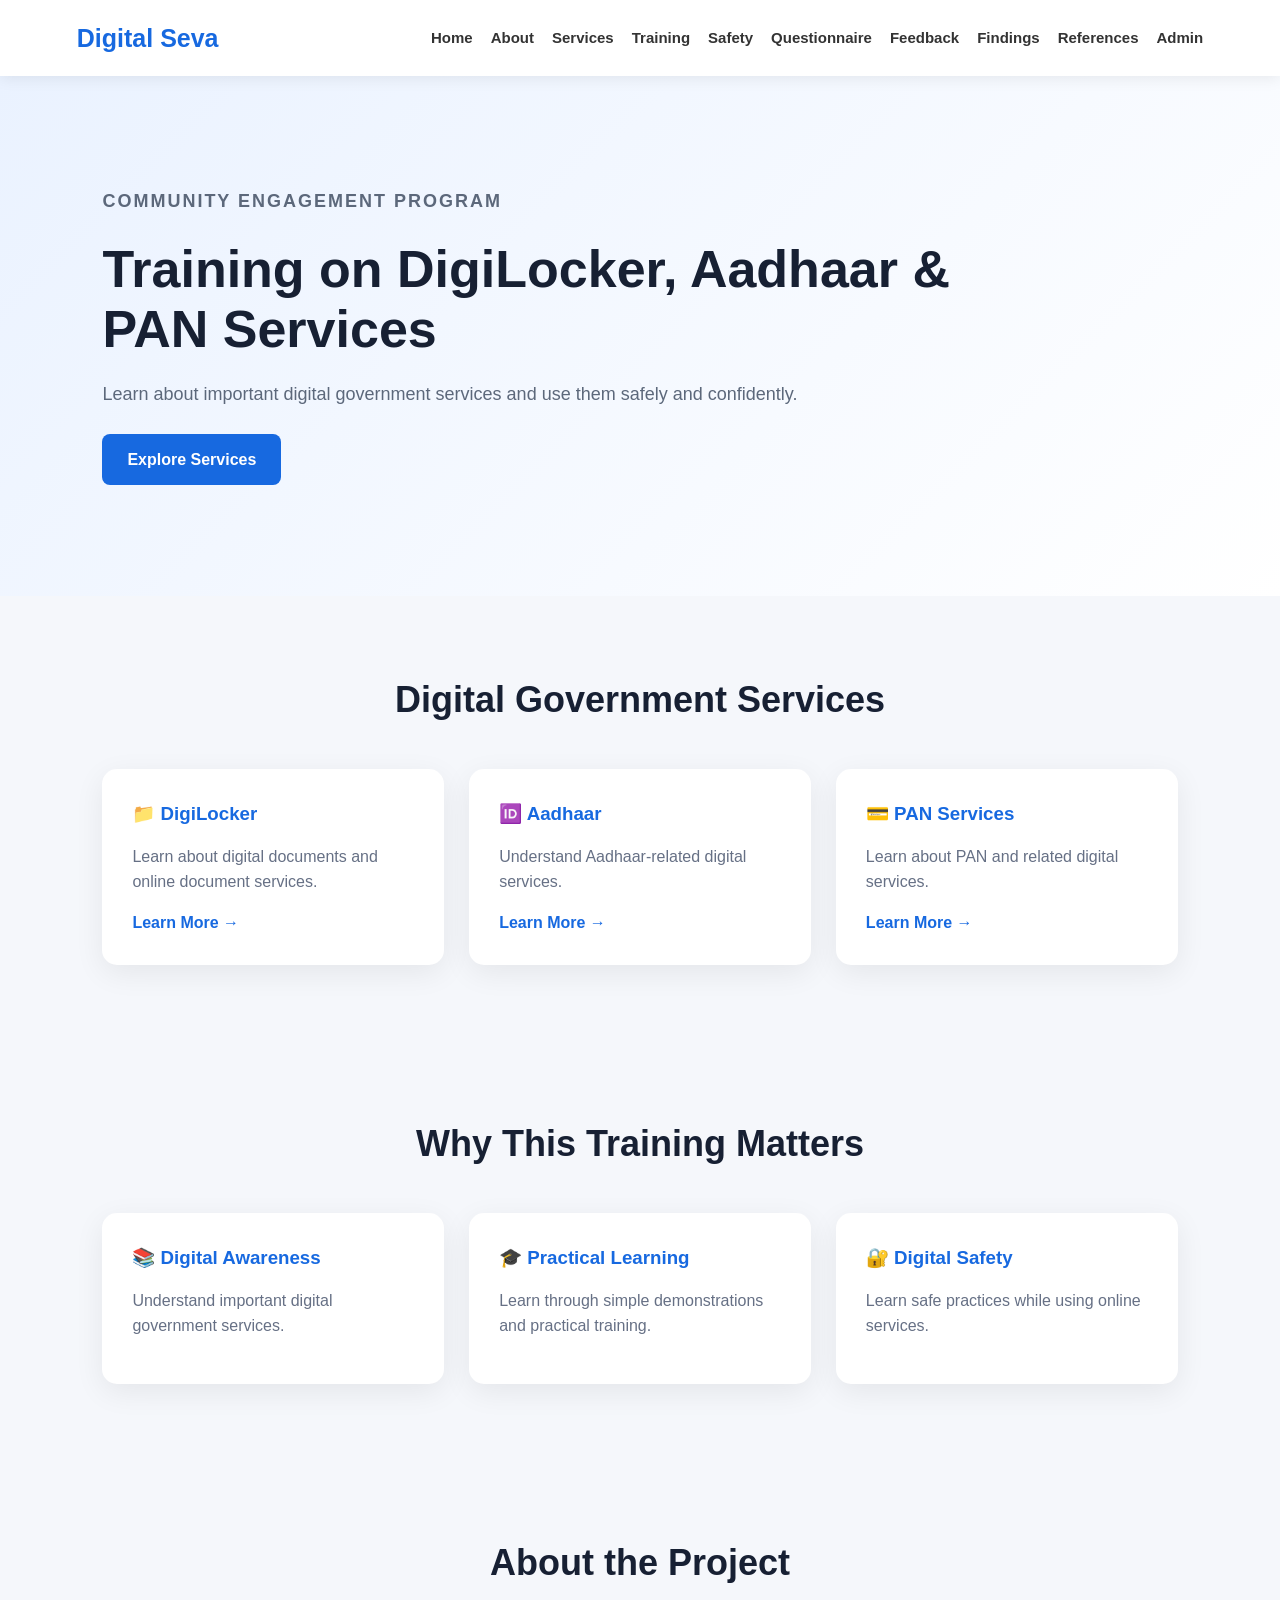
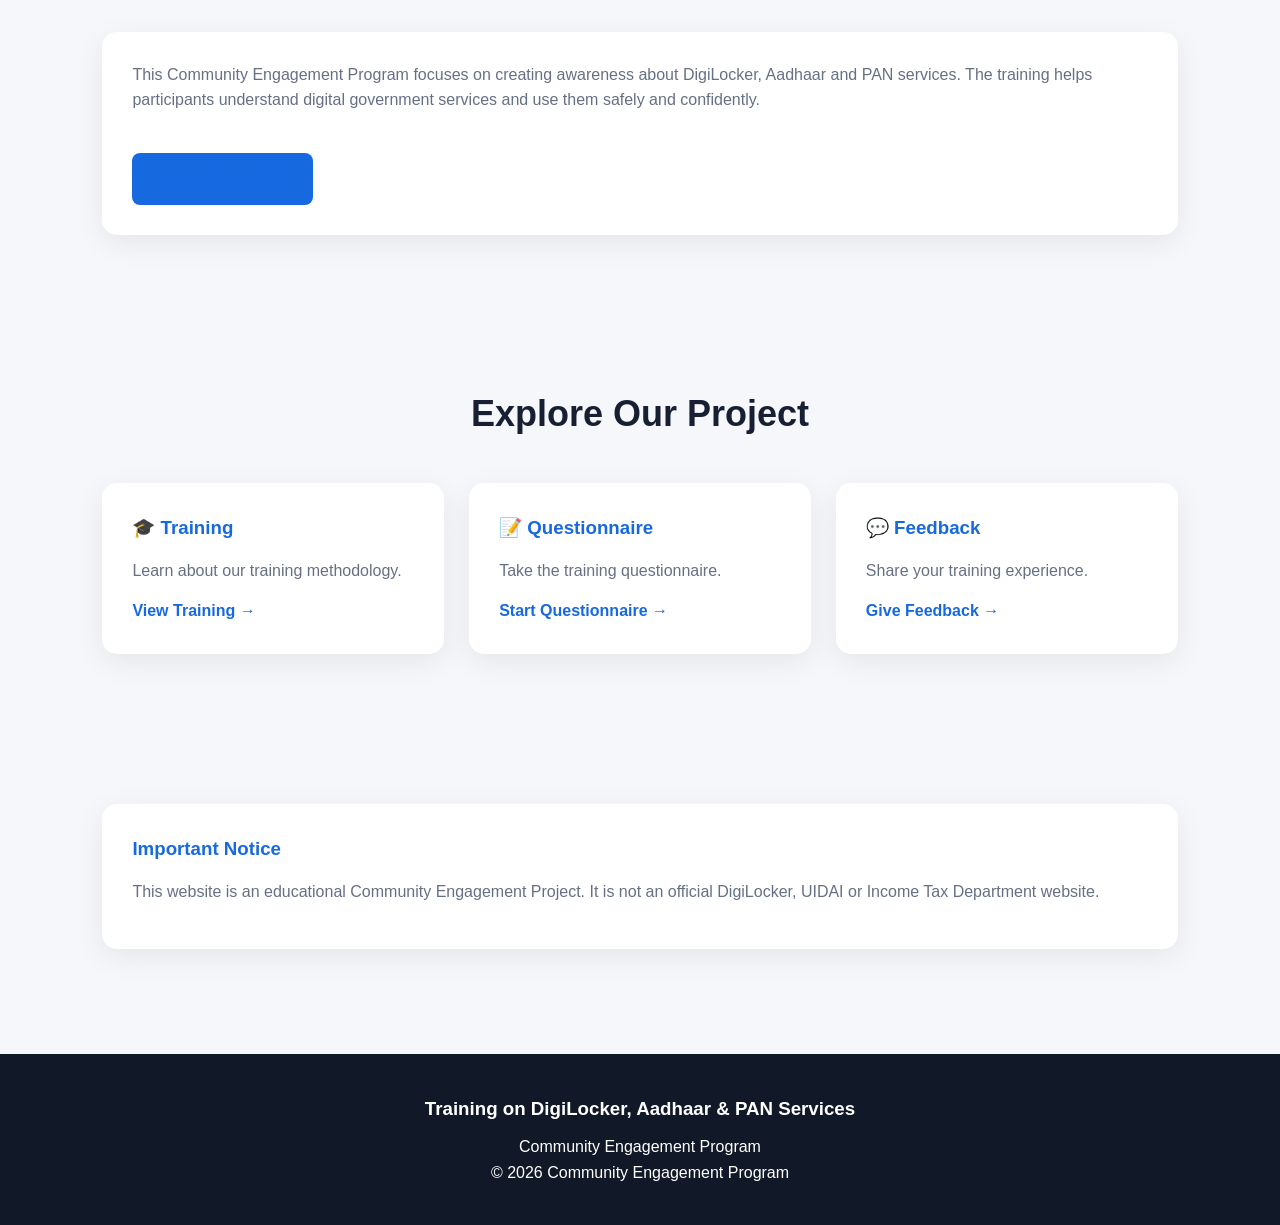
<file: index.html>
<!DOCTYPE html>
<html lang="en">

<head>

    <meta charset="UTF-8">

    <meta name="viewport"
          content="width=device-width, initial-scale=1.0">

    <title>Digital Seva | CEP</title>

    <link rel="stylesheet" href="style.css">
</head>


<body>


<!-- HEADER -->

<header>

    <h2 class="logo">
        Digital Seva
    </h2>

    <nav>

        <a href="index.html">Home</a>

        <a href="about.html">About</a>

        <a href="services.html">Services</a>

        <a href="training.html">Training</a>

        <a href="safety.html">Safety</a>

        <a href="questionnaire.html">
            Questionnaire
        </a>

        <a href="feedback.html">
            Feedback
        </a>

        <a href="findings.html">
            Findings
        </a>

        <a href="references.html">
            References
        </a>

        <a href="admin-login.html">
             Admin
        </a>
    </nav>

</header>



<!-- HERO SECTION -->

<section class="hero">

    <p class="small-title">
        COMMUNITY ENGAGEMENT PROGRAM
    </p>


    <h1>
        Training on DigiLocker,
        Aadhaar & PAN Services
    </h1>


    <p>
        Learn about important digital government
        services and use them safely and confidently.
    </p>


    <!-- EXPLORE SERVICES BUTTON -->

    <a href="services.html" class="btn">
        Explore Services
    </a>

</section>



<!-- SERVICES SECTION -->

<section class="services">

    <h2>
        Digital Government Services
    </h2>


    <div class="cards">


        <!-- DIGILOCKER -->

        <div class="card">

            <h3>
                📁 DigiLocker
            </h3>

            <p>
                Learn about digital documents
                and online document services.
            </p>

            <a href="services.html">
                Learn More →
            </a>

        </div>



        <!-- AADHAAR -->

        <div class="card">

            <h3>
                🆔 Aadhaar
            </h3>

            <p>
                Understand Aadhaar-related
                digital services.
            </p>

            <a href="services.html">
                Learn More →
            </a>

        </div>



        <!-- PAN -->

        <div class="card">

            <h3>
                💳 PAN Services
            </h3>

            <p>
                Learn about PAN and
                related digital services.
            </p>

            <a href="services.html">
                Learn More →
            </a>

        </div>


    </div>

</section>



<!-- WHY TRAINING -->

<section class="services">

    <h2>
        Why This Training Matters
    </h2>


    <div class="cards">


        <div class="card">

            <h3>
                📚 Digital Awareness
            </h3>

            <p>
                Understand important digital
                government services.
            </p>

        </div>



        <div class="card">

            <h3>
                🎓 Practical Learning
            </h3>

            <p>
                Learn through simple demonstrations
                and practical training.
            </p>

        </div>



        <div class="card">

            <h3>
                🔐 Digital Safety
            </h3>

            <p>
                Learn safe practices while
                using online services.
            </p>

        </div>


    </div>

</section>



<!-- PROJECT INFORMATION -->

<section class="services">

    <h2>
        About the Project
    </h2>


    <div class="card">

        <p>

            This Community Engagement Program
            focuses on creating awareness about
            DigiLocker, Aadhaar and PAN services.

            The training helps participants
            understand digital government services
            and use them safely and confidently.

        </p>


        <br>


        <a href="about.html" class="btn">
            Learn About CEP
        </a>

    </div>

</section>



<!-- QUICK LINKS -->

<section class="services">

    <h2>
        Explore Our Project
    </h2>


    <div class="cards">


        <div class="card">

            <h3>
                🎓 Training
            </h3>

            <p>
                Learn about our training methodology.
            </p>

            <a href="training.html">
                View Training →
            </a>

        </div>



        <div class="card">

            <h3>
                📝 Questionnaire
            </h3>

            <p>
                Take the training questionnaire.
            </p>

            <a href="questionnaire.html">
                Start Questionnaire →
            </a>

        </div>



        <div class="card">

            <h3>
                💬 Feedback
            </h3>

            <p>
                Share your training experience.
            </p>

            <a href="feedback.html">
                Give Feedback →
            </a>

        </div>


    </div>

</section>



<!-- DISCLAIMER -->

<section class="services">

    <div class="card">

        <h3>
            Important Notice
        </h3>

        <p>

            This website is an educational
            Community Engagement Project.

            It is not an official DigiLocker,
            UIDAI or Income Tax Department website.

        </p>

    </div>

</section>



<!-- FOOTER -->

<footer>

    <h3>
        Training on DigiLocker,
        Aadhaar & PAN Services
    </h3>

    <p>
        Community Engagement Program
    </p>

    <p>
        © 2026 Community Engagement Program
    </p>

</footer>



</body>

</html>
</file>
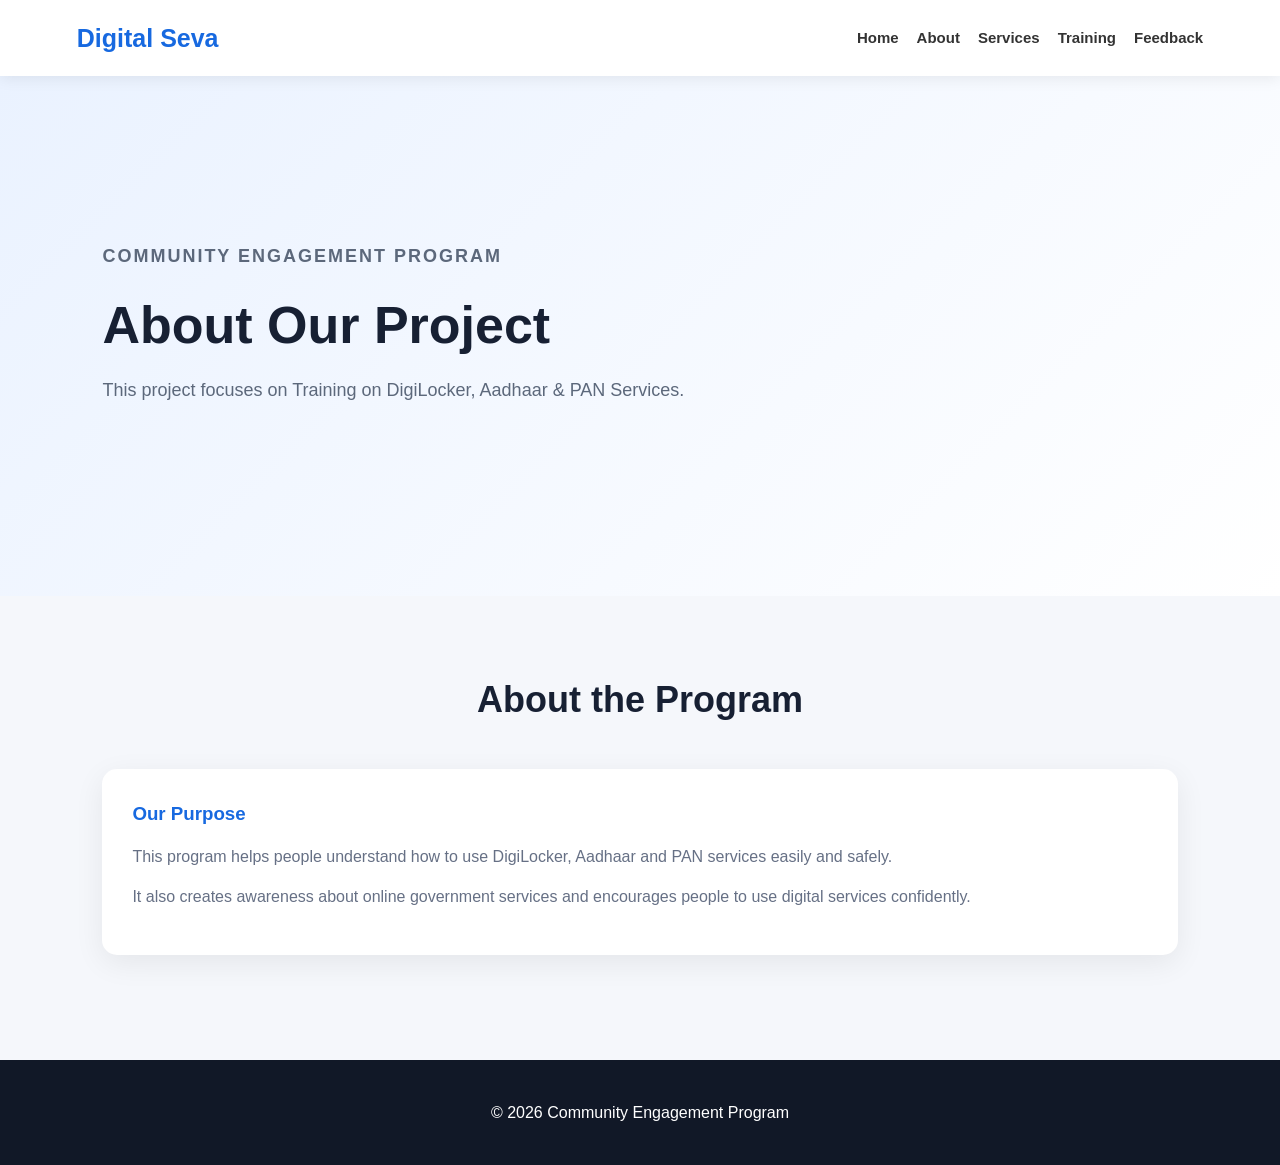
<file: about.html>
<!DOCTYPE html>
<html>

<head>
    <title>About | Digital Seva</title>

    <link rel="stylesheet" href="style.css">
</head>

<body>

<header>

    <h2 class="logo">Digital Seva</h2>

    <nav>
        <a href="index.html">Home</a>
        <a href="about.html">About</a>
        <a href="#">Services</a>
        <a href="#">Training</a>
        <a href="#">Feedback</a>
    </nav>

</header>


<section class="hero">

    <p class="small-title">
        COMMUNITY ENGAGEMENT PROGRAM
    </p>

    <h1>About Our Project</h1>

    <p>
        This project focuses on Training on DigiLocker,
        Aadhaar & PAN Services.
    </p>

</section>


<section class="services">

    <h2>About the Program</h2>

    <div class="card">

        <h3>Our Purpose</h3>

        <p>
            This program helps people understand how to
            use DigiLocker, Aadhaar and PAN services
            easily and safely.
        </p>

        <p>
            It also creates awareness about online
            government services and encourages people
            to use digital services confidently.
        </p>

    </div>

</section>


<footer>

    <p>
        © 2026 Community Engagement Program
    </p>

</footer>

</body>

</html>
</file>
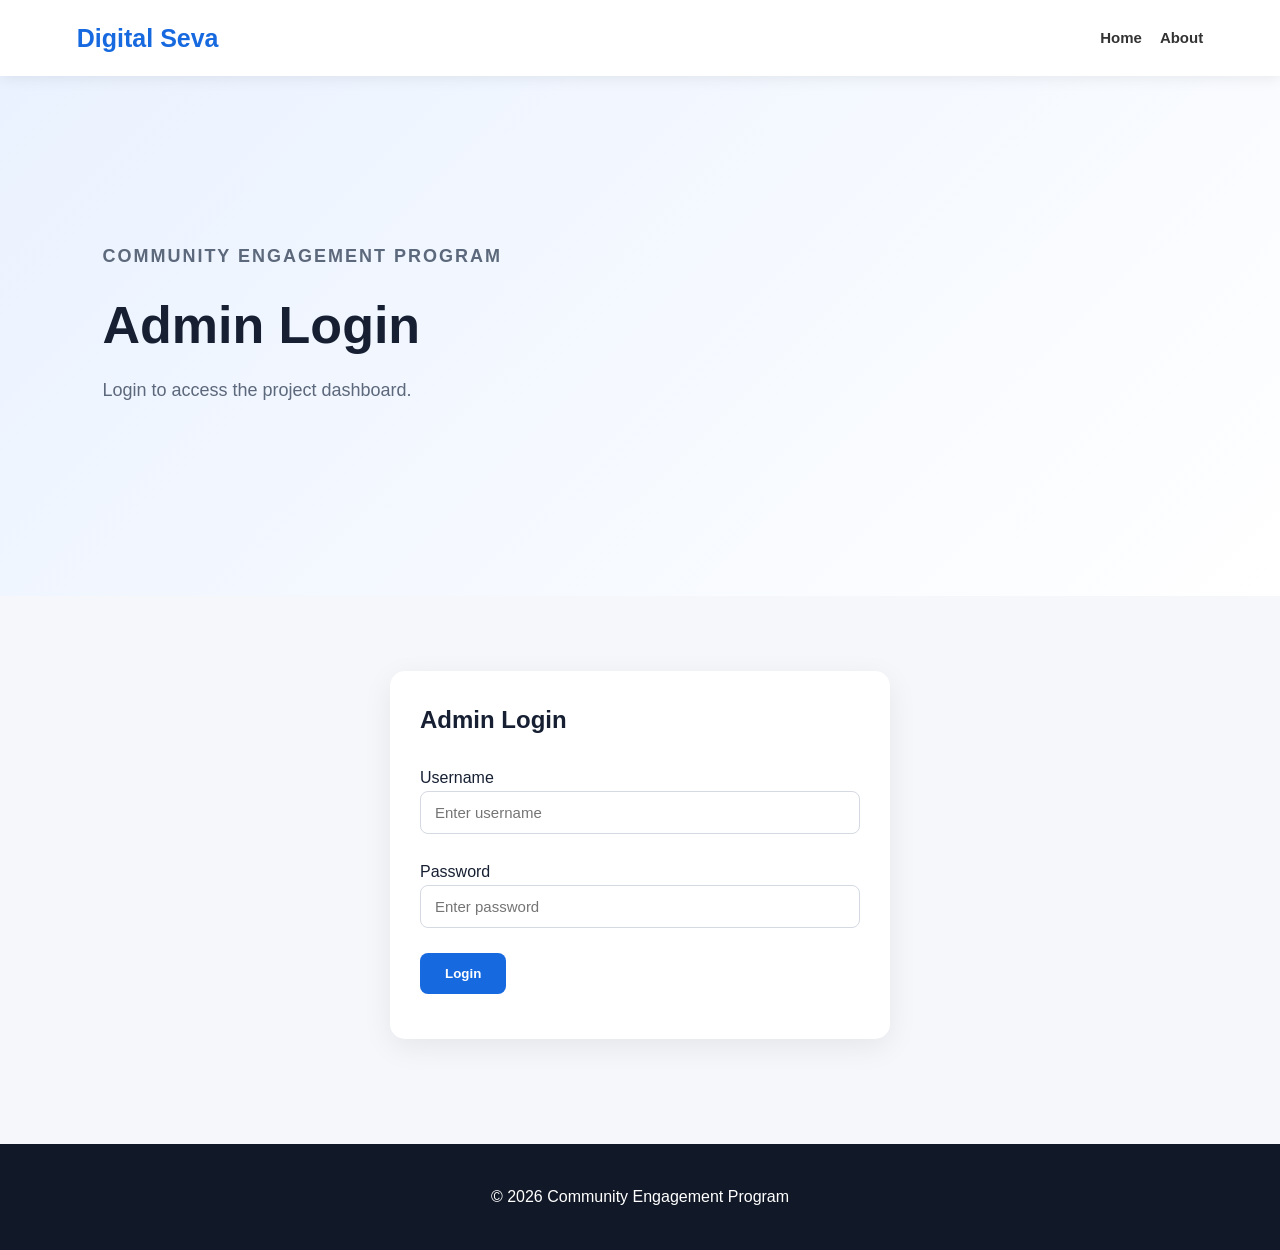
<file: admin-login.html>
<!DOCTYPE html>
<html lang="en">

<head>

    <meta charset="UTF-8">

    <meta name="viewport"
          content="width=device-width, initial-scale=1.0">

    <title>Admin Login | Digital Seva</title>

    <link rel="stylesheet" href="style.css">
</head>


<body>


<header>

    <h2 class="logo">
        Digital Seva
    </h2>

    <nav>

        <a href="index.html">
            Home
        </a>

        <a href="about.html">
            About
        </a>

    </nav>

</header>



<section class="hero">

    <p class="small-title">
        COMMUNITY ENGAGEMENT PROGRAM
    </p>

    <h1>
        Admin Login
    </h1>

    <p>
        Login to access the project dashboard.
    </p>

</section>



<section class="services">

    <div class="card"
         style="max-width:500px; margin:auto;">

        <h2>
            Admin Login
        </h2>

        <br>


        <form id="loginForm">


            <label>
                Username
            </label>

            <br>

            <input
                type="text"
                id="username"
                placeholder="Enter username"
                required
            >

            <br><br>


            <label>
                Password
            </label>

            <br>

            <input
                type="password"
                id="password"
                placeholder="Enter password"
                required
            >

            <br><br>


            <button
                type="submit"
                class="btn">

                Login

            </button>


        </form>


        <p id="loginMessage"></p>

    </div>

</section>



<script>

document
.getElementById("loginForm")
.addEventListener(
    "submit",
    function(event) {

        event.preventDefault();


        const username =
            document.getElementById(
                "username"
            ).value;


        const password =
            document.getElementById(
                "password"
            ).value;


        /*
           Demo login for college project
        */

        if (
            username === "admin" &&
            password === "admin123"
        ) {

            window.location.href =
                "admin.html";

        }

        else {

            document
            .getElementById(
                "loginMessage"
            )
            .innerText =
                "Invalid username or password.";

        }

    }
);

</script>



<footer>

    <p>
        © 2026 Community Engagement Program
    </p>

</footer>


</body>

</html>
</file>
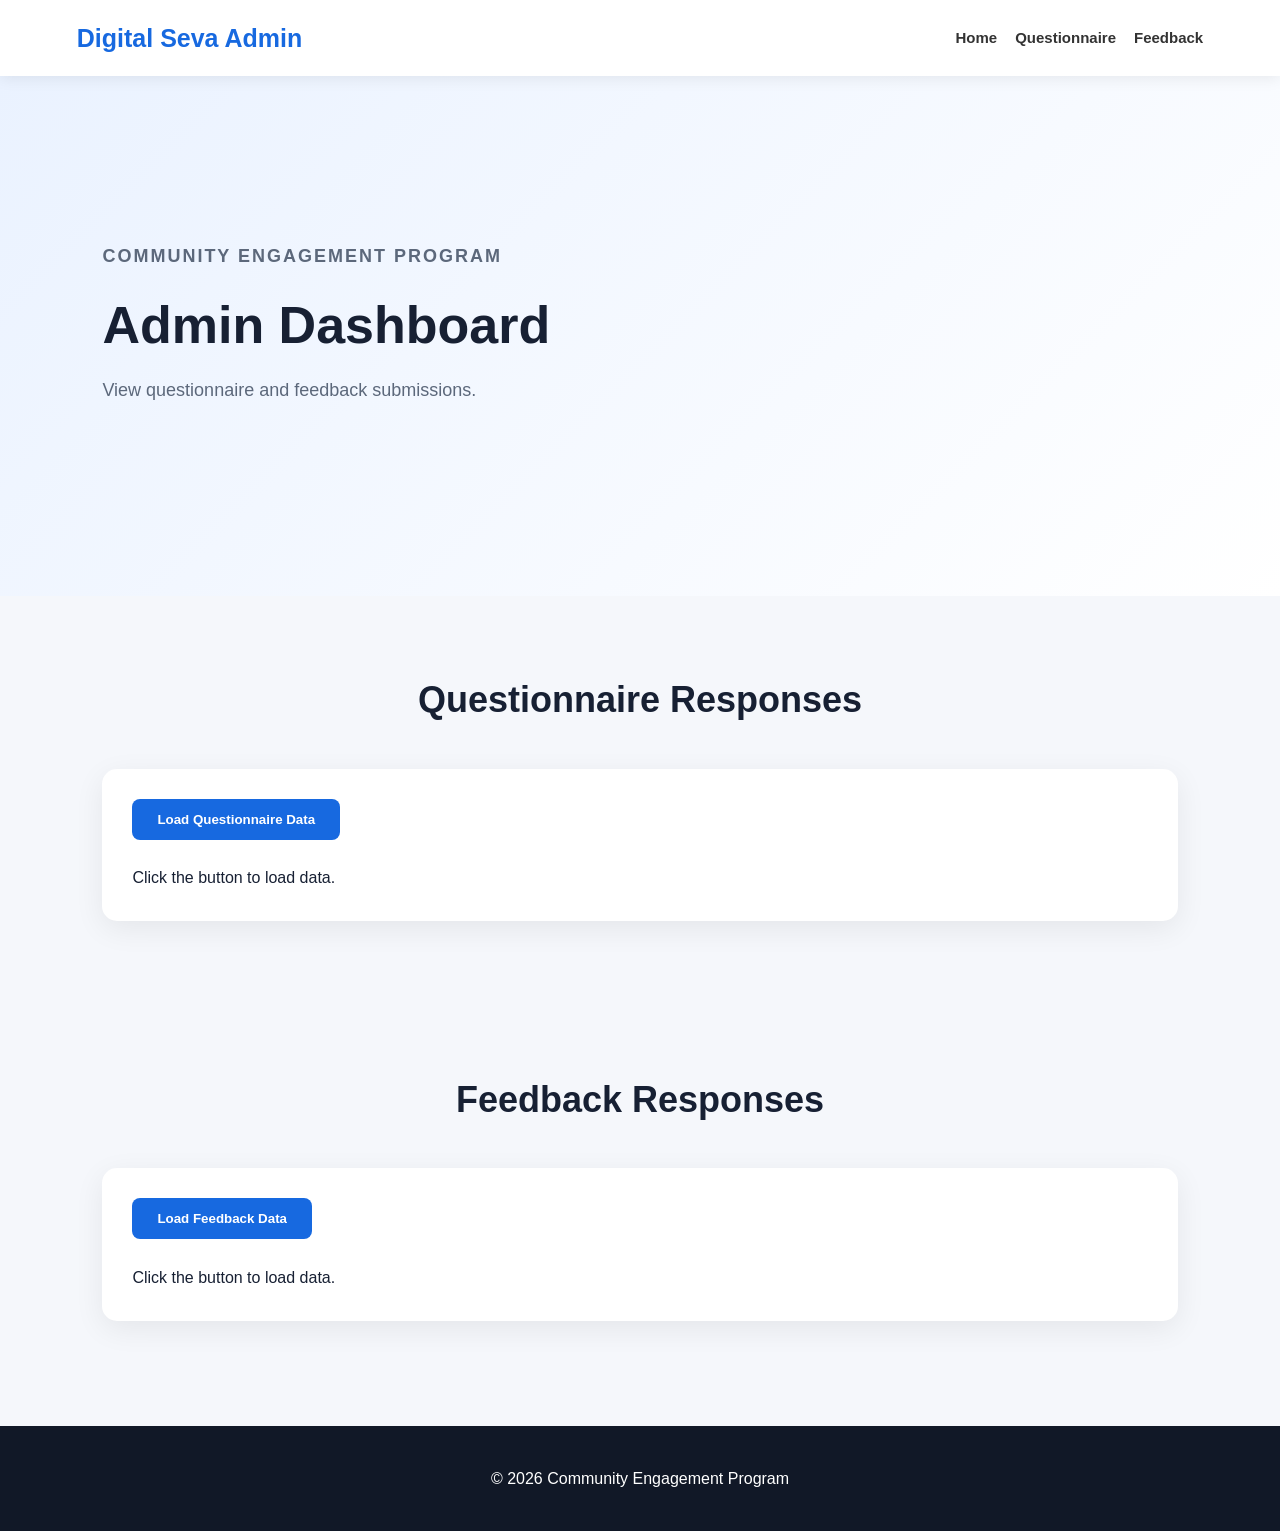
<file: admin.html>
<!DOCTYPE html>
<html lang="en">

<head>

    <meta charset="UTF-8">

    <meta name="viewport"
          content="width=device-width, initial-scale=1.0">

    <title>Admin | Digital Seva</title>

    <link rel="stylesheet" href="style.css">
    <style>

        table {
            width: 100%;
            border-collapse: collapse;
            margin-top: 20px;
            background: white;
        }

        th {
            background: #1769e0;
            color: white;
            padding: 12px;
            text-align: left;
        }

        td {
            padding: 12px;
            border: 1px solid #ddd;
            vertical-align: top;
        }

        tr:nth-child(even) {
            background: #f5f7fb;
        }

        pre {
            white-space: pre-wrap;
            word-wrap: break-word;
            font-family: Arial, sans-serif;
        }

        .table-container {
            overflow-x: auto;
        }

    </style>

</head>


<body>


<header>

    <h2 class="logo">
        Digital Seva Admin
    </h2>

    <nav>

        <a href="index.html">
            Home
        </a>

        <a href="questionnaire.html">
            Questionnaire
        </a>

        <a href="feedback.html">
            Feedback
        </a>

    </nav>

</header>



<section class="hero">

    <p class="small-title">
        COMMUNITY ENGAGEMENT PROGRAM
    </p>

    <h1>
        Admin Dashboard
    </h1>

    <p>
        View questionnaire and feedback submissions.
    </p>

</section>



<!-- QUESTIONNAIRE -->

<section class="services">

    <h2>
        Questionnaire Responses
    </h2>

    <div class="card">

        <button
            class="btn"
            onclick="loadQuestionnaire()">

            Load Questionnaire Data

        </button>

        <br><br>

        <div id="questionnaireData">

            Click the button to load data.

        </div>

    </div>

</section>



<!-- FEEDBACK -->

<section class="services">

    <h2>
        Feedback Responses
    </h2>

    <div class="card">

        <button
            class="btn"
            onclick="loadFeedback()">

            Load Feedback Data

        </button>

        <br><br>

        <div id="feedbackData">

            Click the button to load data.

        </div>

    </div>

</section>



<script>


/* =====================================
   GOOGLE APPS SCRIPT URL
===================================== */

const GOOGLE_SCRIPT_URL =
"https://script.google.com/macros/s/AKfycbzQgQ7NTbtqD_gO3XEeQMG4LxwSYmhl3E5TmbGn3E_NSaRw4PELjahzyhy9XLJKSXoH/exec";



/* =====================================
   LOAD QUESTIONNAIRE
===================================== */

async function loadQuestionnaire() {

    const container =
        document.getElementById(
            "questionnaireData"
        );

    container.innerHTML =
        "<p>Loading questionnaire data...</p>";


    try {

        const response =
            await fetch(
                GOOGLE_SCRIPT_URL +
                "?type=questionnaire"
            );


        if (!response.ok) {

            throw new Error(
                "Server error: " +
                response.status
            );

        }


        const result =
            await response.json();


        if (
            !result.success ||
            !result.data ||
            result.data.length === 0
        ) {

            container.innerHTML =
                "<p>No questionnaire responses found.</p>";

            return;

        }


        let html = `

            <div class="table-container">

            <table>

                <tr>

                    <th>No.</th>

                    <th>Name</th>

                    <th>Email</th>

                    <th>Answers</th>

                    <th>Date</th>

                </tr>

        `;


        result.data.forEach(
            function(item, index) {


                let answersText =
                    item.Answers || "";


                try {

                    answersText =
                        JSON.stringify(
                            JSON.parse(
                                item.Answers
                            ),
                            null,
                            2
                        );

                }

                catch(error) {

                    // Keep original answer

                }


                html += `

                    <tr>

                        <td>
                            ${index + 1}
                        </td>

                        <td>
                            ${item.Name || ""}
                        </td>

                        <td>
                            ${item.Email || ""}
                        </td>

                        <td>
                            <pre>${answersText}</pre>
                        </td>

                        <td>
                            ${item.Date || ""}
                        </td>

                    </tr>

                `;

            }
        );


        html += `

            </table>

            </div>

        `;


        container.innerHTML =
            html;


    }

    catch(error) {

        console.log(
            "Questionnaire error:",
            error
        );


        container.innerHTML = `

            <p>

                Unable to load questionnaire data.

            </p>

            <p>

                Error:
                ${error.message}

            </p>

        `;

    }

}



/* =====================================
   LOAD FEEDBACK
===================================== */

async function loadFeedback() {

    const container =
        document.getElementById(
            "feedbackData"
        );

    container.innerHTML =
        "<p>Loading feedback data...</p>";


    try {

        const response =
            await fetch(
                GOOGLE_SCRIPT_URL +
                "?type=feedback"
            );


        if (!response.ok) {

            throw new Error(
                "Server error: " +
                response.status
            );

        }


        const result =
            await response.json();


        if (
            !result.success ||
            !result.data ||
            result.data.length === 0
        ) {

            container.innerHTML =
                "<p>No feedback responses found.</p>";

            return;

        }


        let html = `

            <div class="table-container">

            <table>

                <tr>

                    <th>No.</th>

                    <th>Name</th>

                    <th>Email</th>

                    <th>Experience</th>

                    <th>Knowledge Improvement</th>

                    <th>Confidence</th>

                    <th>Safety Awareness</th>

                    <th>Suggestions</th>

                    <th>Date</th>

                </tr>

        `;


        result.data.forEach(
            function(item, index) {


                html += `

                    <tr>

                        <td>
                            ${index + 1}
                        </td>

                        <td>
                            ${item.Name || ""}
                        </td>

                        <td>
                            ${item.Email || ""}
                        </td>

                        <td>
                            ${item.Experience || ""}
                        </td>

                        <td>
                            ${item["Knowledge Improvement"] || ""}
                        </td>

                        <td>
                            ${item.Confidence || ""}
                        </td>

                        <td>
                            ${item["Safety Awareness"] || ""}
                        </td>

                        <td>
                            ${item.Suggestions || ""}
                        </td>

                        <td>
                            ${item.Date || ""}
                        </td>

                    </tr>

                `;

            }
        );


        html += `

            </table>

            </div>

        `;


        container.innerHTML =
            html;


    }

    catch(error) {

        console.log(
            "Feedback error:",
            error
        );


        container.innerHTML = `

            <p>

                Unable to load feedback data.

            </p>

            <p>

                Error:
                ${error.message}

            </p>

        `;

    }

}


</script>



<footer>

    <p>
        © 2026 Community Engagement Program
    </p>

</footer>


</body>

</html>
</file>
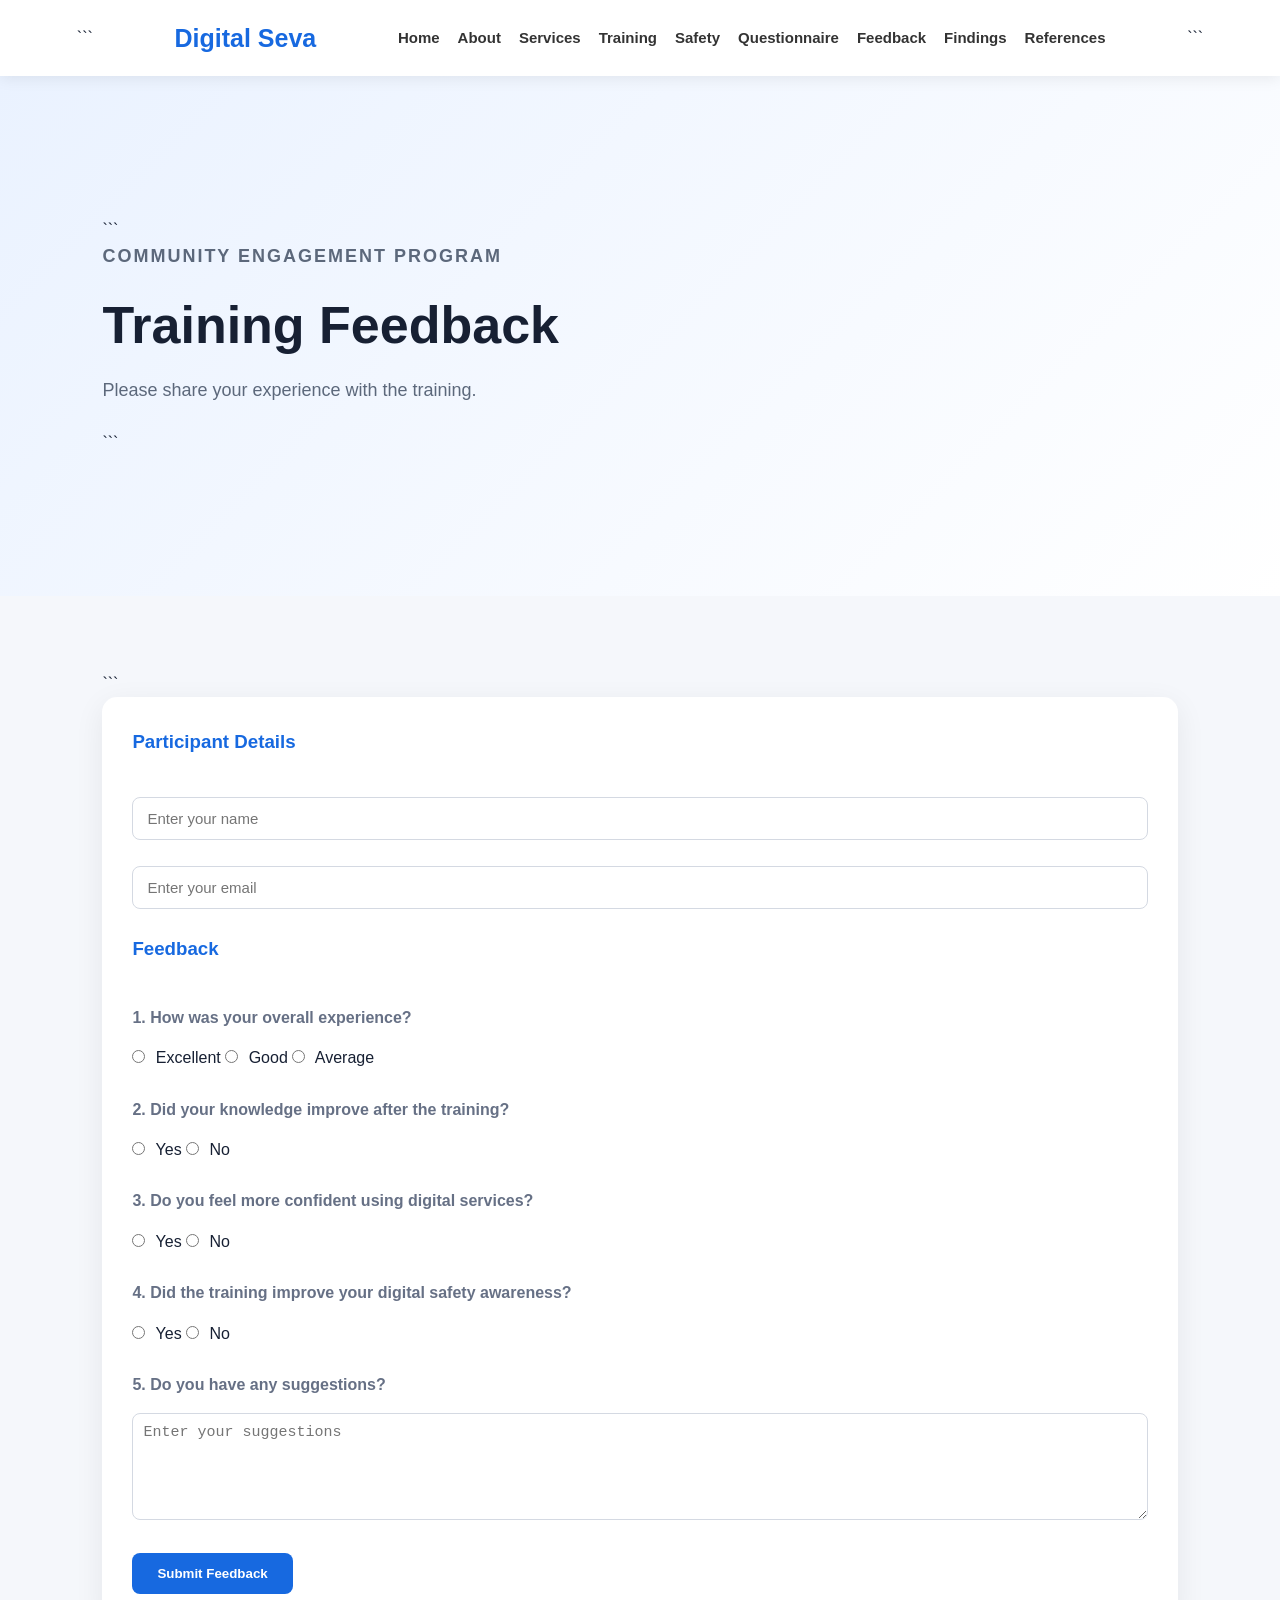
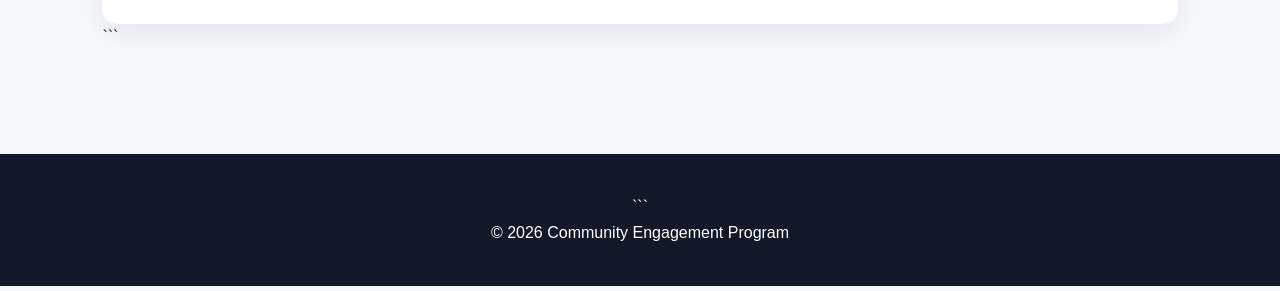
<file: feedback.html>
<!DOCTYPE html>

<html lang="en">

<head>


<meta charset="UTF-8">

<meta name="viewport"
      content="width=device-width, initial-scale=1.0">

<title>Feedback | Digital Seva</title>

<link rel="stylesheet" href="style.css">

</head>

<body>

<header>

```
<h2 class="logo">
    Digital Seva
</h2>

<nav>

    <a href="index.html">Home</a>

    <a href="about.html">About</a>

    <a href="services.html">Services</a>

    <a href="training.html">Training</a>

    <a href="safety.html">Safety</a>

    <a href="questionnaire.html">Questionnaire</a>

    <a href="feedback.html">Feedback</a>

    <a href="findings.html">Findings</a>

    <a href="references.html">References</a>

</nav>
```

</header>

<section class="hero">

```
<p class="small-title">
    COMMUNITY ENGAGEMENT PROGRAM
</p>

<h1>
    Training Feedback
</h1>

<p>
    Please share your experience with the training.
</p>
```

</section>

<section class="services">

```
<div class="card">

    <form id="feedbackForm">


        <h3>Participant Details</h3>

        <br>


        <input
            type="text"
            id="fname"
            placeholder="Enter your name"
            required
        >

        <br><br>


        <input
            type="email"
            id="femail"
            placeholder="Enter your email"
        >

        <br><br>


        <h3>Feedback</h3>

        <br>


        <!-- Experience -->

        <p>
            <b>
                1. How was your overall experience?
            </b>
        </p>

        <label>
            <input
                type="radio"
                name="experience"
                value="Excellent"
                required
            >
            Excellent
        </label>

        <label>
            <input
                type="radio"
                name="experience"
                value="Good"
            >
            Good
        </label>

        <label>
            <input
                type="radio"
                name="experience"
                value="Average"
            >
            Average
        </label>

        <br><br>


        <!-- Knowledge -->

        <p>
            <b>
                2. Did your knowledge improve after the training?
            </b>
        </p>

        <label>
            <input
                type="radio"
                name="knowledge_improvement"
                value="Yes"
                required
            >
            Yes
        </label>

        <label>
            <input
                type="radio"
                name="knowledge_improvement"
                value="No"
            >
            No
        </label>

        <br><br>


        <!-- Confidence -->

        <p>
            <b>
                3. Do you feel more confident using digital services?
            </b>
        </p>

        <label>
            <input
                type="radio"
                name="confidence"
                value="Yes"
                required
            >
            Yes
        </label>

        <label>
            <input
                type="radio"
                name="confidence"
                value="No"
            >
            No
        </label>

        <br><br>


        <!-- Safety -->

        <p>
            <b>
                4. Did the training improve your digital safety awareness?
            </b>
        </p>

        <label>
            <input
                type="radio"
                name="safety_awareness"
                value="Yes"
                required
            >
            Yes
        </label>

        <label>
            <input
                type="radio"
                name="safety_awareness"
                value="No"
            >
            No
        </label>

        <br><br>


        <!-- Suggestions -->

        <p>
            <b>
                5. Do you have any suggestions?
            </b>
        </p>

        <textarea
            id="suggestions"
            rows="5"
            placeholder="Enter your suggestions"
            style="width:100%; padding:10px;"
        ></textarea>

        <br><br>


        <button
            type="submit"
            class="btn"
        >
            Submit Feedback
        </button>


    </form>

</div>
```

</section>

<script>

const GOOGLE_SCRIPT_URL =
"https://script.google.com/macros/s/AKfycbwuyM20WOyvcGZN1ISYd3IOBUTDaTID74jVmQcxKPCpeERLv9JnHC_f9mz9v4lleoGN/exec";


document
.getElementById("feedbackForm")
.addEventListener("submit", async function(event) {

    event.preventDefault();


    const data = {

        type: "feedback",

        name:
            document.getElementById("fname").value,

        email:
            document.getElementById("femail").value,

        experience:
            document.querySelector(
                'input[name="experience"]:checked'
            )?.value || "",

        knowledge_improvement:
            document.querySelector(
                'input[name="knowledge_improvement"]:checked'
            )?.value || "",

        confidence:
            document.querySelector(
                'input[name="confidence"]:checked'
            )?.value || "",

        safety_awareness:
            document.querySelector(
                'input[name="safety_awareness"]:checked'
            )?.value || "",

        suggestions:
            document.getElementById("suggestions").value

    };


    try {

        await fetch(GOOGLE_SCRIPT_URL, {

            method: "POST",

            mode: "no-cors",

            body: JSON.stringify(data)

        });


        alert(
            "Feedback submitted successfully!"
        );


        document
            .getElementById("feedbackForm")
            .reset();


    }
    catch (error) {

        console.log(error);

        alert(
            "Unable to submit feedback."
        );

    }

});

</script>

<footer>

```
<p>
    © 2026 Community Engagement Program
</p>


</footer>

</body>

</html>
</file>
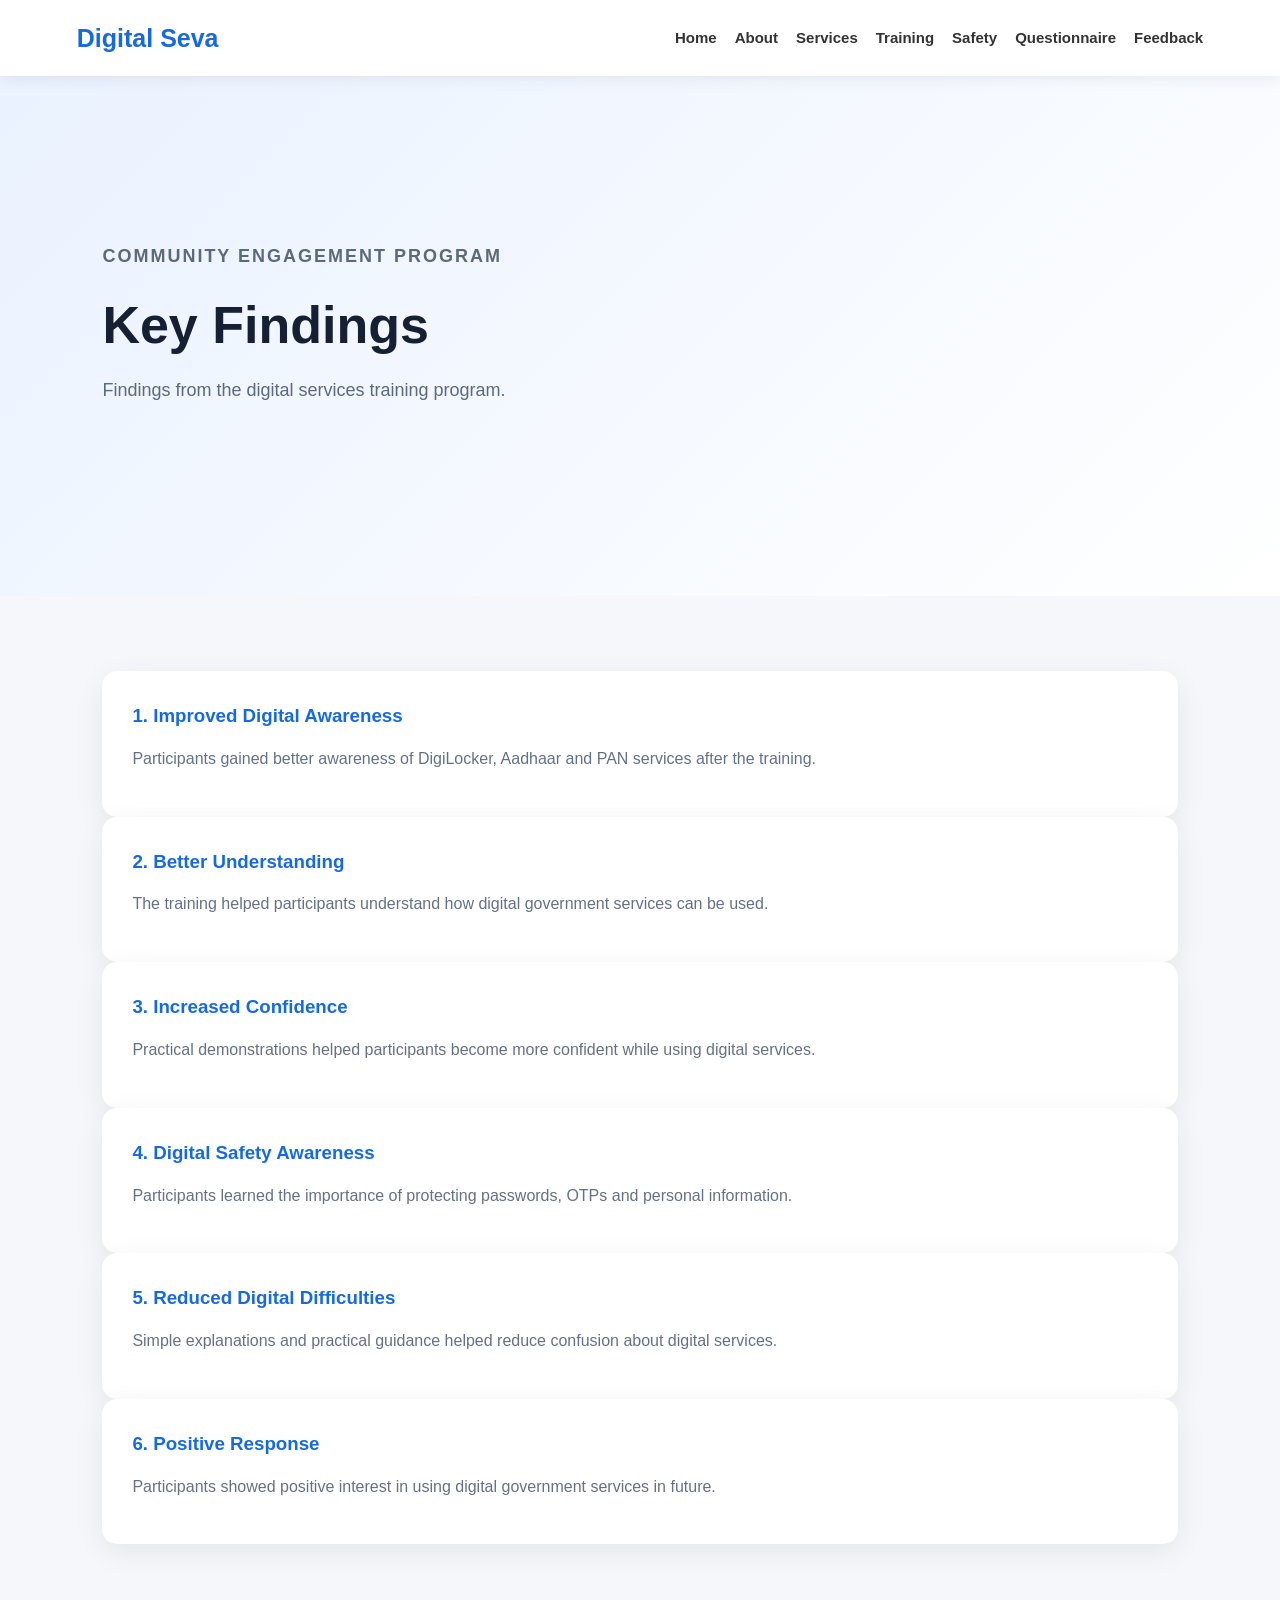
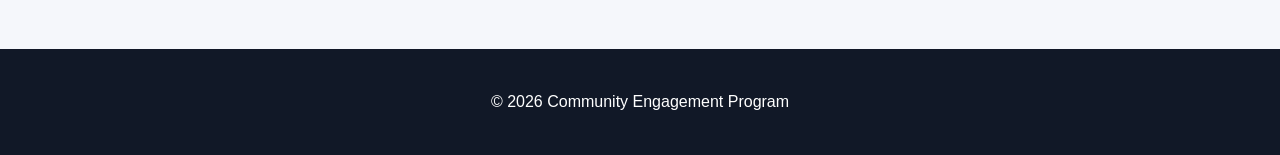
<file: findings.html>
<!DOCTYPE html>
<html lang="en">

<head>

    <meta charset="UTF-8">

    <meta name="viewport"
          content="width=device-width, initial-scale=1.0">

    <title>Key Findings | Digital Seva</title>

    <link rel="stylesheet" href="style.css">
</head>

<body>

<header>

    <h2 class="logo">Digital Seva</h2>

    <nav>

        <a href="index.html">Home</a>

        <a href="about.html">About</a>

        <a href="services.html">Services</a>

        <a href="training.html">Training</a>

        <a href="safety.html">Safety</a>

        <a href="questionnaire.html">
            Questionnaire
        </a>

        <a href="feedback.html">
            Feedback
        </a>

    </nav>

</header>


<section class="hero">

    <p class="small-title">
        COMMUNITY ENGAGEMENT PROGRAM
    </p>

    <h1>Key Findings</h1>

    <p>
        Findings from the digital services training program.
    </p>

</section>


<section class="services">

    <div class="card">

        <h3>1. Improved Digital Awareness</h3>

        <p>
            Participants gained better awareness of
            DigiLocker, Aadhaar and PAN services
            after the training.
        </p>

    </div>


    <div class="card">

        <h3>2. Better Understanding</h3>

        <p>
            The training helped participants understand
            how digital government services can be used.
        </p>

    </div>


    <div class="card">

        <h3>3. Increased Confidence</h3>

        <p>
            Practical demonstrations helped participants
            become more confident while using digital services.
        </p>

    </div>


    <div class="card">

        <h3>4. Digital Safety Awareness</h3>

        <p>
            Participants learned the importance of protecting
            passwords, OTPs and personal information.
        </p>

    </div>


    <div class="card">

        <h3>5. Reduced Digital Difficulties</h3>

        <p>
            Simple explanations and practical guidance
            helped reduce confusion about digital services.
        </p>

    </div>


    <div class="card">

        <h3>6. Positive Response</h3>

        <p>
            Participants showed positive interest in
            using digital government services in future.
        </p>

    </div>

</section>


<footer>

    <p>
        © 2026 Community Engagement Program
    </p>

</footer>


</body>

</html>
</file>
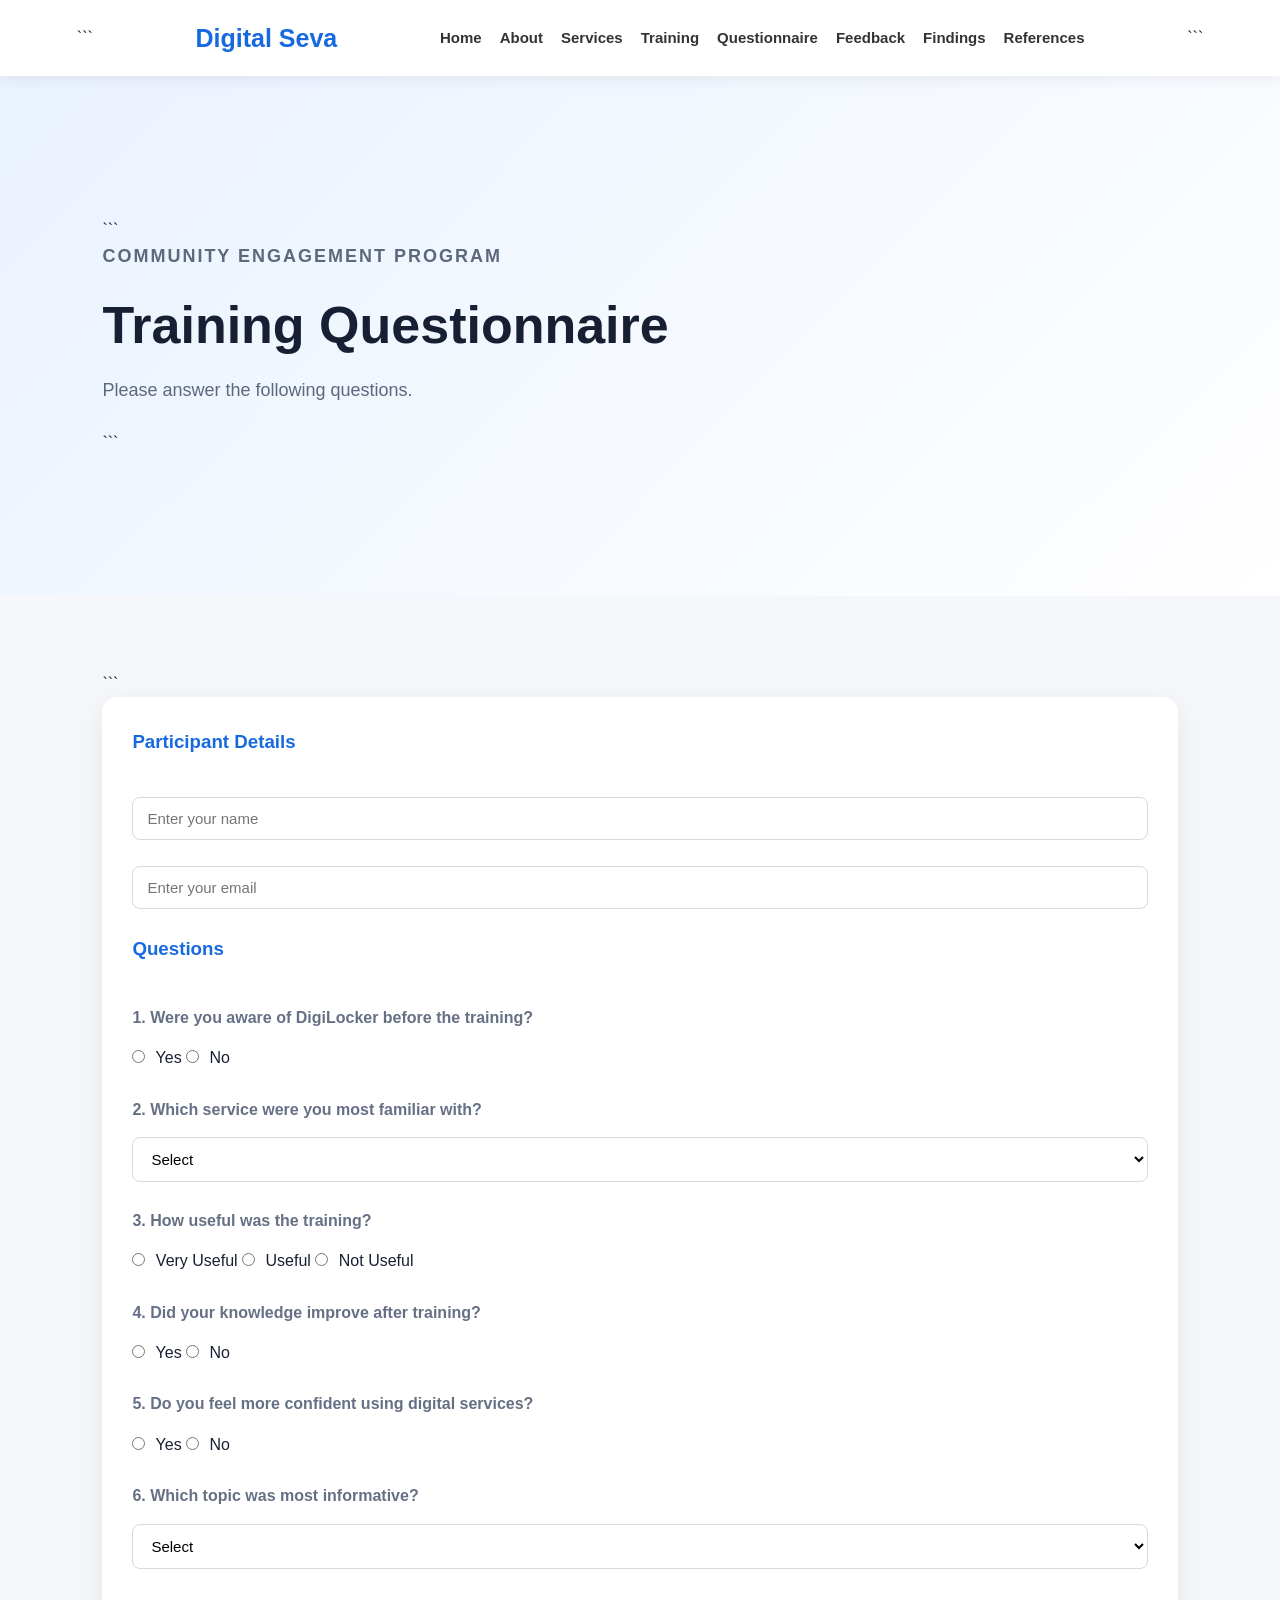
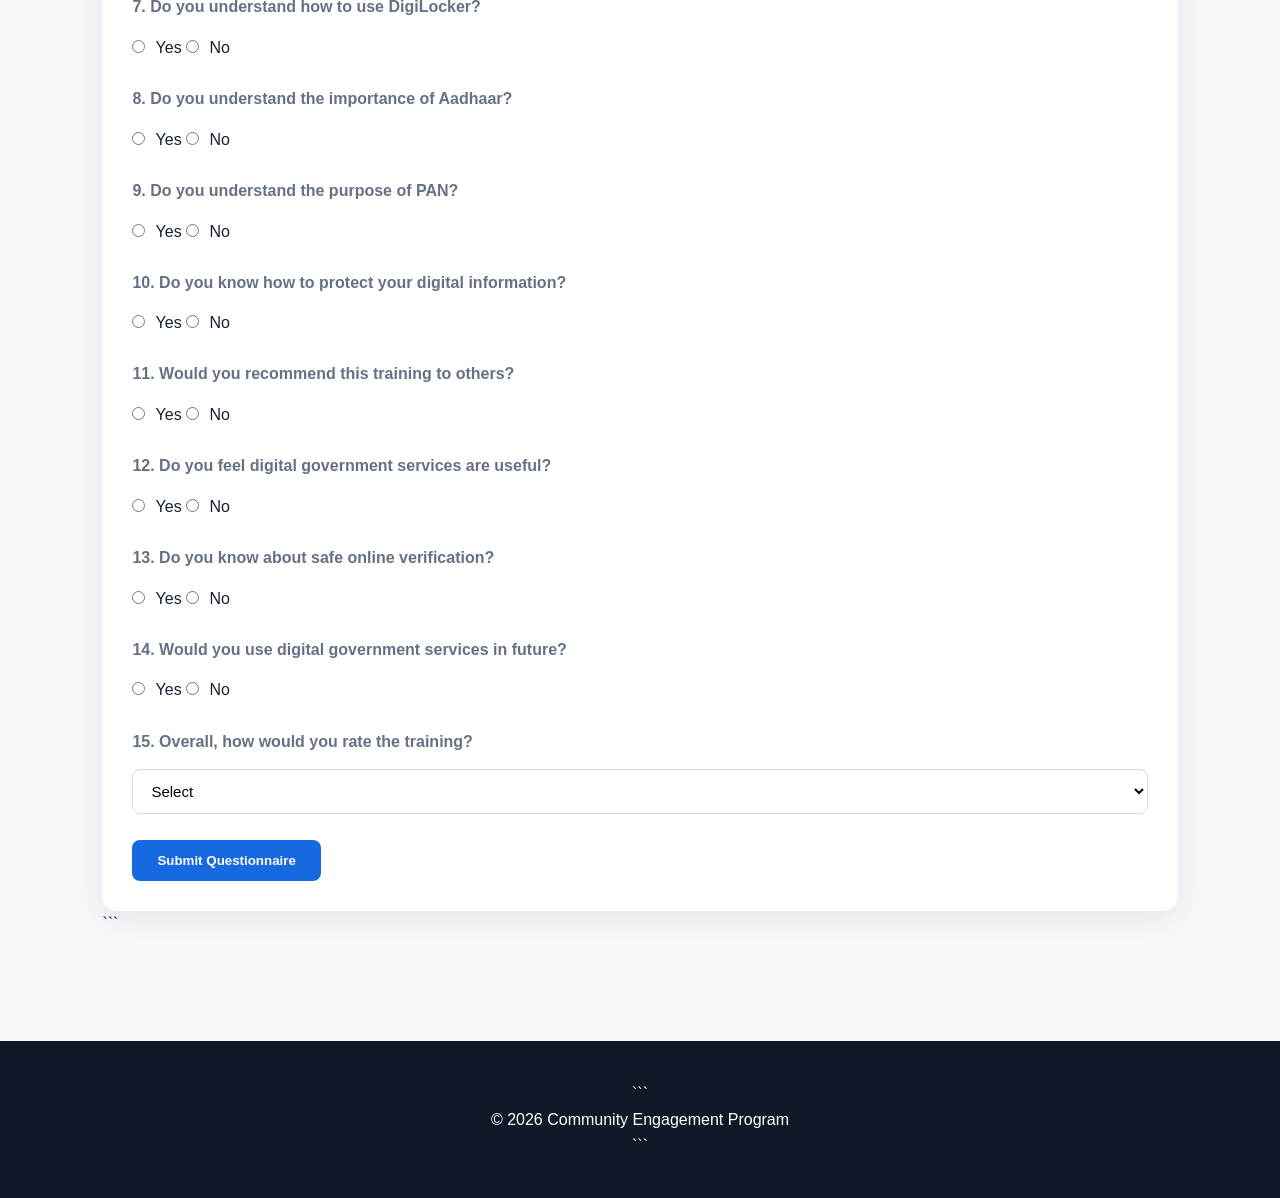
<file: questionnaire.html>
<!DOCTYPE html>

<html lang="en">

<head>


<meta charset="UTF-8">

<meta name="viewport"
      content="width=device-width, initial-scale=1.0">

<title>Questionnaire | Digital Seva</title>

<link rel="stylesheet" href="style.css">

</head>

<body>

<header>

```
<h2 class="logo">Digital Seva</h2>

<nav>

    <a href="index.html">Home</a>

    <a href="about.html">About</a>

    <a href="services.html">Services</a>

    <a href="training.html">Training</a>

    <a href="questionnaire.html">Questionnaire</a>

    <a href="feedback.html">Feedback</a>

    <a href="findings.html">Findings</a>

    <a href="references.html">References</a>

</nav>
```

</header>

<section class="hero">

```
<p class="small-title">
    COMMUNITY ENGAGEMENT PROGRAM
</p>

<h1>Training Questionnaire</h1>

<p>
    Please answer the following questions.
</p>
```

</section>

<section class="services">

```
<div class="card">

    <form id="questionnaireForm">

        <h3>Participant Details</h3>

        <br>

        <input
            type="text"
            id="qname"
            placeholder="Enter your name"
            required
        >

        <br><br>

        <input
            type="email"
            id="qemail"
            placeholder="Enter your email"
        >

        <br><br>

        <h3>Questions</h3>

        <br>


        <!-- Question 1 -->

        <p>
            <b>
                1. Were you aware of DigiLocker before the training?
            </b>
        </p>

        <label>
            <input type="radio" name="q1" value="Yes" required>
            Yes
        </label>

        <label>
            <input type="radio" name="q1" value="No">
            No
        </label>

        <br><br>


        <!-- Question 2 -->

        <p>
            <b>
                2. Which service were you most familiar with?
            </b>
        </p>

        <select name="q2" required>

            <option value="">Select</option>

            <option value="DigiLocker">DigiLocker</option>

            <option value="Aadhaar">Aadhaar</option>

            <option value="PAN">PAN</option>

        </select>

        <br><br>


        <!-- Question 3 -->

        <p>
            <b>
                3. How useful was the training?
            </b>
        </p>

        <label>
            <input type="radio" name="q3" value="Very Useful" required>
            Very Useful
        </label>

        <label>
            <input type="radio" name="q3" value="Useful">
            Useful
        </label>

        <label>
            <input type="radio" name="q3" value="Not Useful">
            Not Useful
        </label>

        <br><br>


        <!-- Question 4 -->

        <p>
            <b>
                4. Did your knowledge improve after training?
            </b>
        </p>

        <label>
            <input type="radio" name="q4" value="Yes" required>
            Yes
        </label>

        <label>
            <input type="radio" name="q4" value="No">
            No
        </label>

        <br><br>


        <!-- Question 5 -->

        <p>
            <b>
                5. Do you feel more confident using
                digital services?
            </b>
        </p>

        <label>
            <input type="radio" name="q5" value="Yes" required>
            Yes
        </label>

        <label>
            <input type="radio" name="q5" value="No">
            No
        </label>

        <br><br>


        <!-- Question 6 -->

        <p>
            <b>
                6. Which topic was most informative?
            </b>
        </p>

        <select name="q6" required>

            <option value="">Select</option>

            <option value="DigiLocker">DigiLocker</option>

            <option value="Aadhaar">Aadhaar</option>

            <option value="PAN">PAN</option>

            <option value="Digital Safety">Digital Safety</option>

        </select>

        <br><br>


        <!-- Question 7 -->

        <p>
            <b>
                7. Do you understand how to use DigiLocker?
            </b>
        </p>

        <label>
            <input type="radio" name="q7" value="Yes" required>
            Yes
        </label>

        <label>
            <input type="radio" name="q7" value="No">
            No
        </label>

        <br><br>


        <!-- Question 8 -->

        <p>
            <b>
                8. Do you understand the importance of Aadhaar?
            </b>
        </p>

        <label>
            <input type="radio" name="q8" value="Yes" required>
            Yes
        </label>

        <label>
            <input type="radio" name="q8" value="No">
            No
        </label>

        <br><br>


        <!-- Question 9 -->

        <p>
            <b>
                9. Do you understand the purpose of PAN?
            </b>
        </p>

        <label>
            <input type="radio" name="q9" value="Yes" required>
            Yes
        </label>

        <label>
            <input type="radio" name="q9" value="No">
            No
        </label>

        <br><br>


        <!-- Question 10 -->

        <p>
            <b>
                10. Do you know how to protect
                your digital information?
            </b>
        </p>

        <label>
            <input type="radio" name="q10" value="Yes" required>
            Yes
        </label>

        <label>
            <input type="radio" name="q10" value="No">
            No
        </label>

        <br><br>


        <!-- Question 11 -->

        <p>
            <b>
                11. Would you recommend this training
                to others?
            </b>
        </p>

        <label>
            <input type="radio" name="q11" value="Yes" required>
            Yes
        </label>

        <label>
            <input type="radio" name="q11" value="No">
            No
        </label>

        <br><br>


        <!-- Question 12 -->

        <p>
            <b>
                12. Do you feel digital government
                services are useful?
            </b>
        </p>

        <label>
            <input type="radio" name="q12" value="Yes" required>
            Yes
        </label>

        <label>
            <input type="radio" name="q12" value="No">
            No
        </label>

        <br><br>


        <!-- Question 13 -->

        <p>
            <b>
                13. Do you know about safe
                online verification?
            </b>
        </p>

        <label>
            <input type="radio" name="q13" value="Yes" required>
            Yes
        </label>

        <label>
            <input type="radio" name="q13" value="No">
            No
        </label>

        <br><br>


        <!-- Question 14 -->

        <p>
            <b>
                14. Would you use digital government
                services in future?
            </b>
        </p>

        <label>
            <input type="radio" name="q14" value="Yes" required>
            Yes
        </label>

        <label>
            <input type="radio" name="q14" value="No">
            No
        </label>

        <br><br>


        <!-- Question 15 -->

        <p>
            <b>
                15. Overall, how would you rate the training?
            </b>
        </p>

        <select name="q15" required>

            <option value="">Select</option>

            <option value="Excellent">Excellent</option>

            <option value="Good">Good</option>

            <option value="Average">Average</option>

            <option value="Poor">Poor</option>

        </select>

        <br><br>


        <button type="submit" class="btn">
            Submit Questionnaire
        </button>

    </form>

</div>
```

</section>

<script>

const GOOGLE_SCRIPT_URL =
"https://script.google.com/macros/s/AKfycbwuyM20WOyvcGZN1ISYd3IOBUTDaTID74jVmQcxKPCpeERLv9JnHC_f9mz9v4lleoGN/exec";


document
.getElementById("questionnaireForm")
.addEventListener("submit", async function(event) {

    event.preventDefault();


    const answers = {};


    for (let i = 1; i <= 15; i++) {

        const radio =
            document.querySelector(
                `input[name="q${i}"]:checked`
            );

        const select =
            document.querySelector(
                `select[name="q${i}"]`
            );


        if (radio) {

            answers[`q${i}`] = radio.value;

        }
        else if (select) {

            answers[`q${i}`] = select.value;

        }
        else {

            answers[`q${i}`] = "";

        }

    }


    const data = {

        type: "questionnaire",

        name:
            document.getElementById("qname").value,

        email:
            document.getElementById("qemail").value,

        answers: answers

    };


    try {

        await fetch(GOOGLE_SCRIPT_URL, {

            method: "POST",

            mode: "no-cors",

            body: JSON.stringify(data)

        });


        alert(
            "Questionnaire submitted successfully!"
        );


        document
            .getElementById("questionnaireForm")
            .reset();


    }
    catch (error) {

        console.log(error);

        alert(
            "Unable to submit questionnaire."
        );

    }

});

</script>

<footer>

```
<p>
    © 2026 Community Engagement Program
</p>
```

</footer>

</body>

</html>
</file>
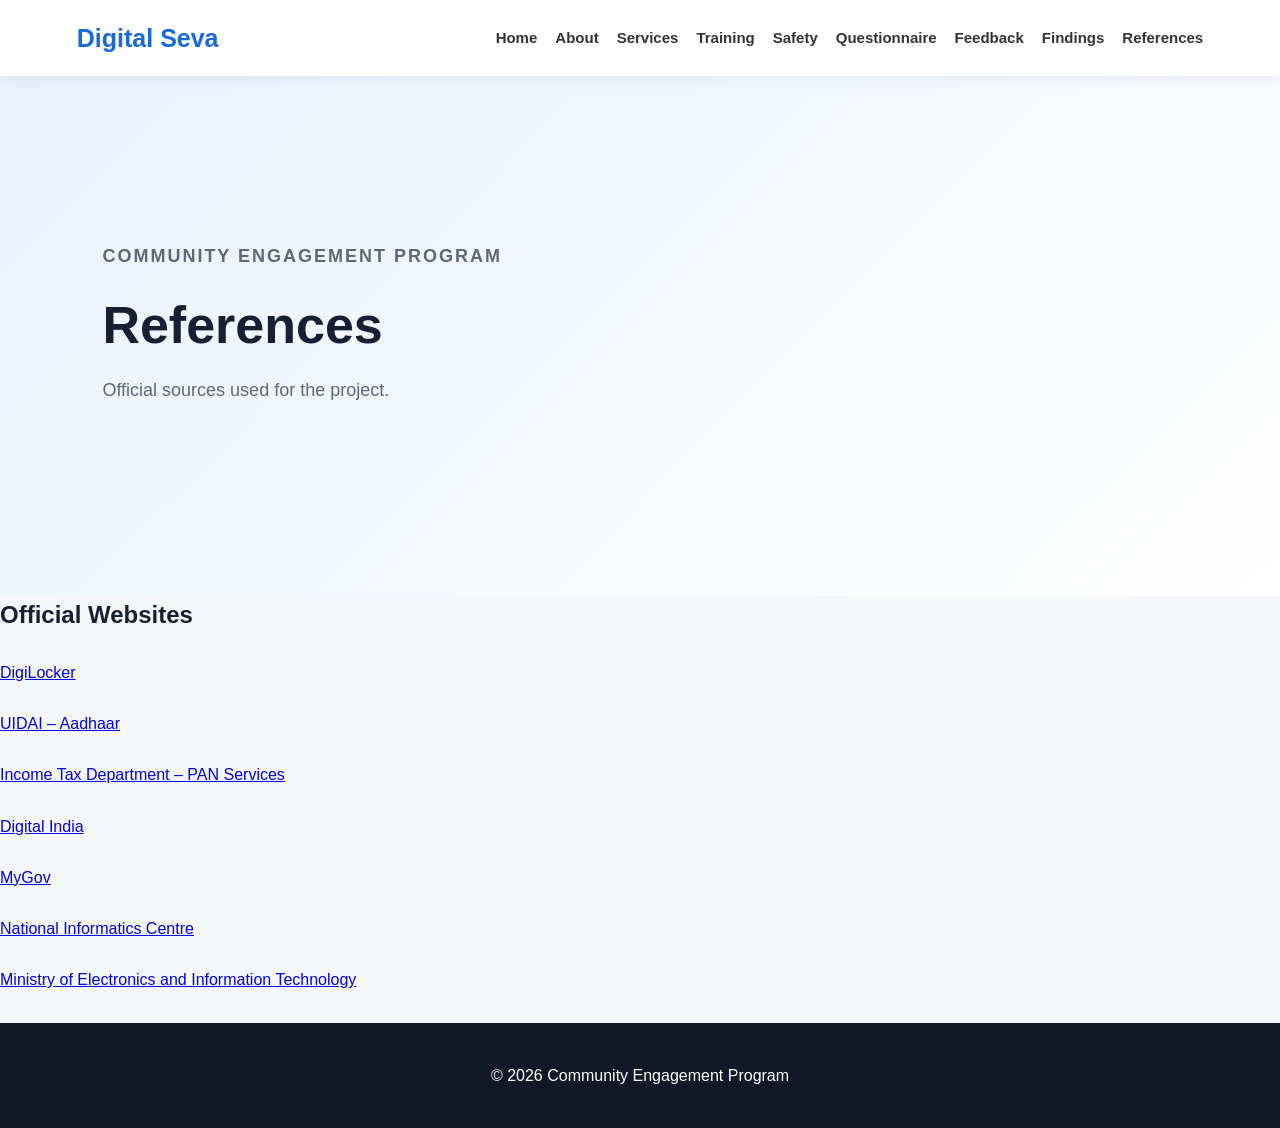
<file: references.html>
<!DOCTYPE html>
<html lang="en">

<head>

    <meta charset="UTF-8">

    <meta name="viewport"
          content="width=device-width, initial-scale=1.0">

    <title>References | Digital Seva</title>

    <link rel="stylesheet" href="style.css">
</head>

<body>

<header>

    <h2 class="logo">Digital Seva</h2>

    <nav>

        <a href="index.html">Home</a>

        <a href="about.html">About</a>

        <a href="services.html">Services</a>

        <a href="training.html">Training</a>

        <a href="safety.html">Safety</a>

        <a href="questionnaire.html">
            Questionnaire
        </a>

        <a href="feedback.html">
            Feedback
        </a>

        <a href="findings.html">
            Findings
        </a>

        <a href="references.html">
            References
        </a>

    </nav>

</header>


<section class="hero">

    <p class="small-title">
        COMMUNITY ENGAGEMENT PROGRAM
    </p>

    <h1>References</h1>

    <p>
        Official sources used for the project.
    </p>

</section>


<section class="content">

    <h2>Official Websites</h2>

    <br>

    <ul>

        <li>
            <a href="https://www.digilocker.gov.in"
               target="_blank">
                DigiLocker
            </a>
        </li>

        <br>

        <li>
            <a href="https://uidai.gov.in"
               target="_blank">
                UIDAI – Aadhaar
            </a>
        </li>

        <br>

        <li>
            <a href="https://www.incometax.gov.in"
               target="_blank">
                Income Tax Department – PAN Services
            </a>
        </li>

        <br>

        <li>
            <a href="https://www.digitalindia.gov.in"
               target="_blank">
                Digital India
            </a>
        </li>

        <br>

        <li>
            <a href="https://www.mygov.in"
               target="_blank">
                MyGov
            </a>
        </li>

        <br>

        <li>
            <a href="https://www.nic.in"
               target="_blank">
                National Informatics Centre
            </a>
        </li>

        <br>

        <li>
            <a href="https://www.meity.gov.in"
               target="_blank">
                Ministry of Electronics and Information Technology
            </a>
        </li>

    </ul>

</section>


<footer>

    <p>
        © 2026 Community Engagement Program
    </p>

</footer>


</body>

</html>
</file>
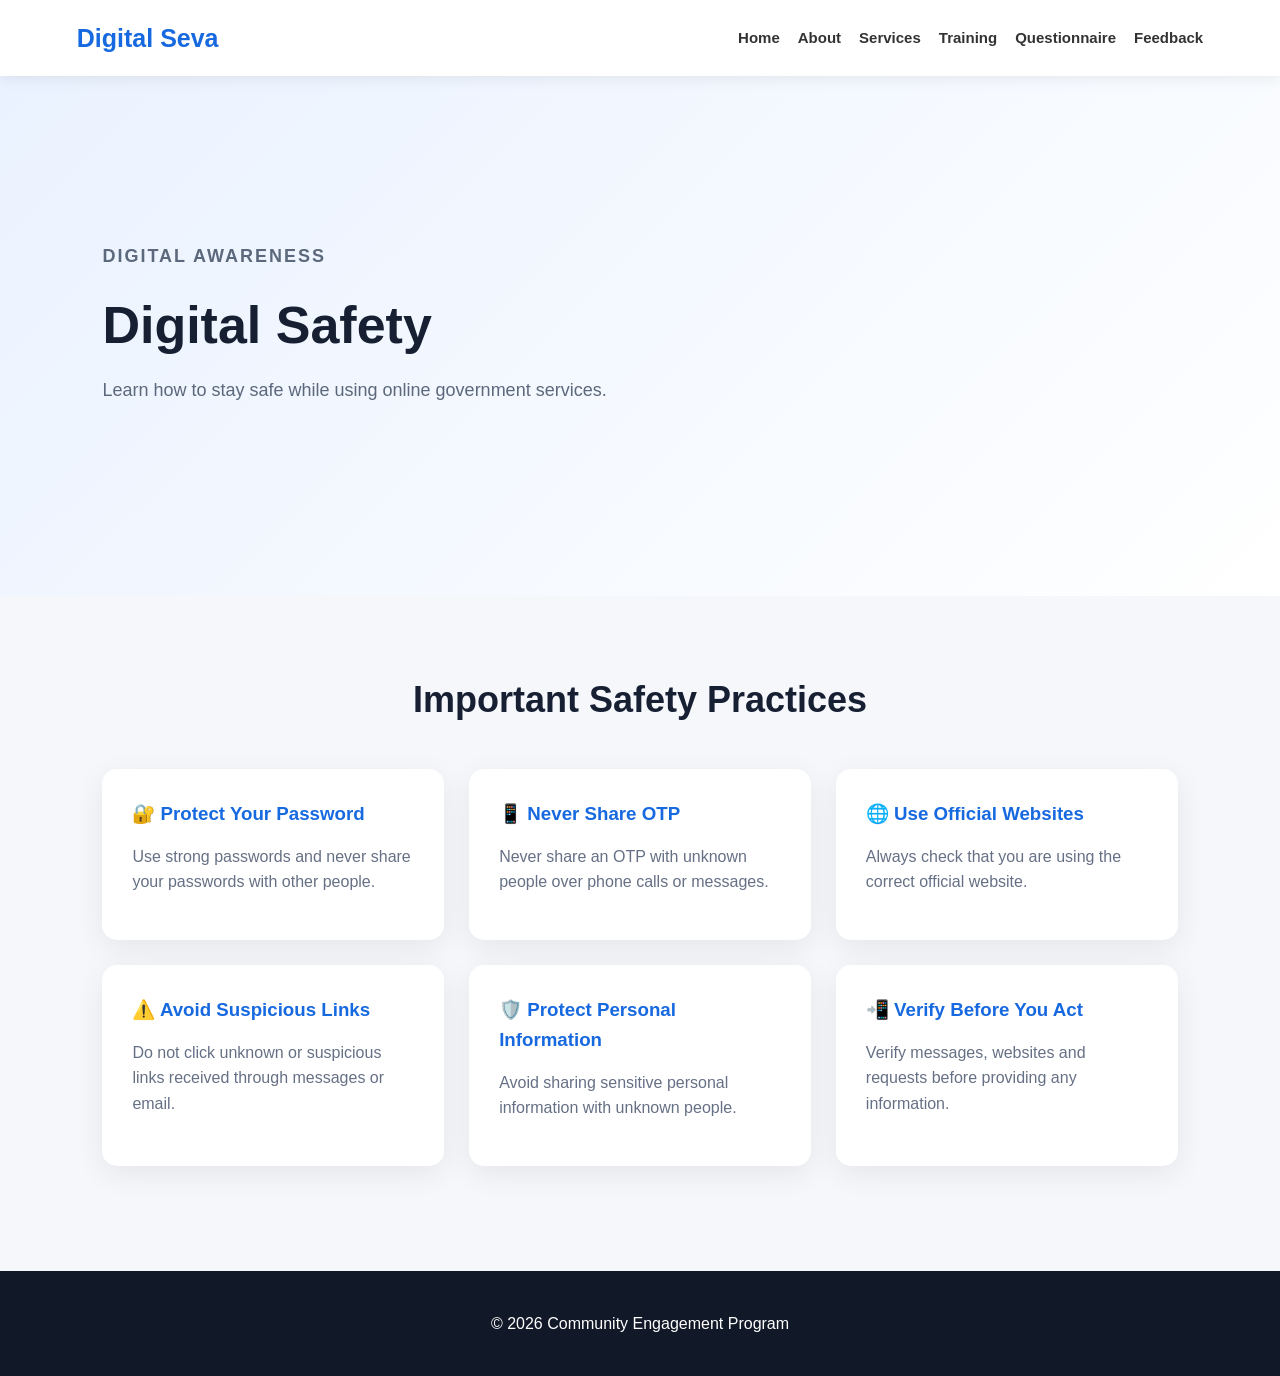
<file: safety.html>
<!DOCTYPE html>
<html>

<head>

    <title>Digital Safety | Digital Seva</title>

    <link rel="stylesheet" href="style.css">

</head>

<body>

<header>

    <h2 class="logo">Digital Seva</h2>

    <nav>

        <a href="index.html">Home</a>

        <a href="about.html">About</a>

        <a href="services.html">Services</a>

        <a href="training.html">Training</a>

        <a href="questionnaire.html">Questionnaire</a>

        <a href="feedback.html">Feedback</a>

    </nav>

</header>


<section class="hero">

    <p class="small-title">
        DIGITAL AWARENESS
    </p>

    <h1>Digital Safety</h1>

    <p>
        Learn how to stay safe while using
        online government services.
    </p>

</section>


<section class="services">

    <h2>Important Safety Practices</h2>


    <div class="cards">


        <div class="card">

            <h3>🔐 Protect Your Password</h3>

            <p>
                Use strong passwords and never share
                your passwords with other people.
            </p>

        </div>


        <div class="card">

            <h3>📱 Never Share OTP</h3>

            <p>
                Never share an OTP with unknown people
                over phone calls or messages.
            </p>

        </div>


        <div class="card">

            <h3>🌐 Use Official Websites</h3>

            <p>
                Always check that you are using the
                correct official website.
            </p>

        </div>


        <div class="card">

            <h3>⚠️ Avoid Suspicious Links</h3>

            <p>
                Do not click unknown or suspicious links
                received through messages or email.
            </p>

        </div>


        <div class="card">

            <h3>🛡️ Protect Personal Information</h3>

            <p>
                Avoid sharing sensitive personal
                information with unknown people.
            </p>

        </div>


        <div class="card">

            <h3>📲 Verify Before You Act</h3>

            <p>
                Verify messages, websites and requests
                before providing any information.
            </p>

        </div>


    </div>

</section>


<footer>

    <p>
        © 2026 Community Engagement Program
    </p>

</footer>

</body>

</html>
</file>
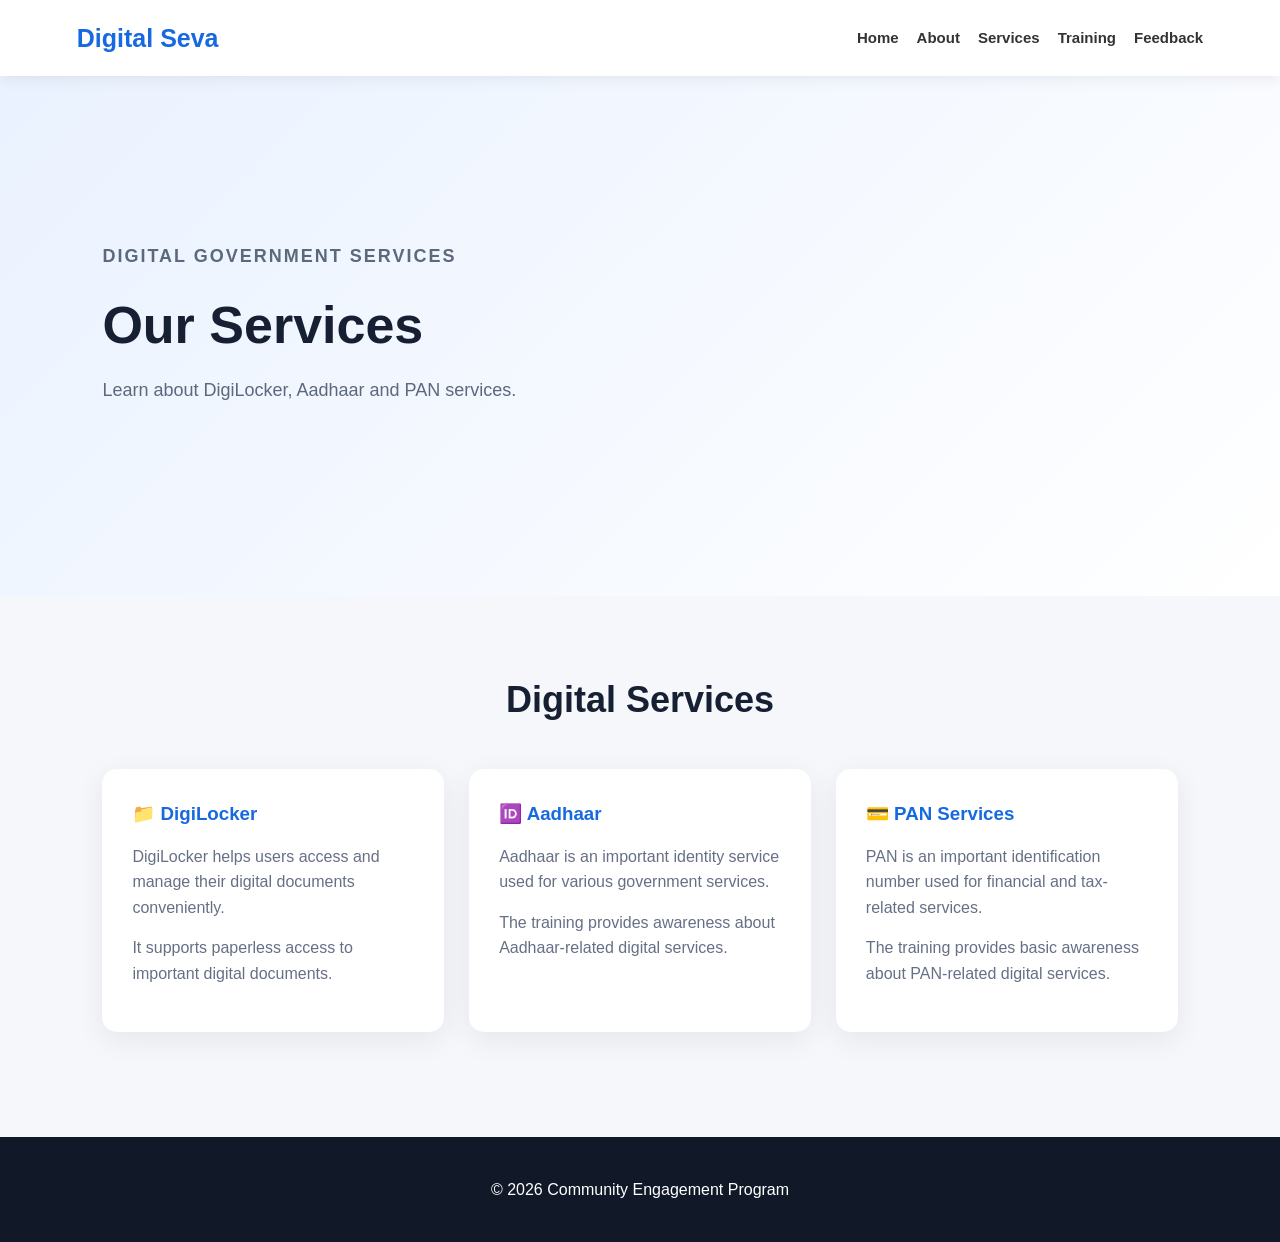
<file: services.html>
<!DOCTYPE html>
<html>

<head>
    <title>Services | Digital Seva</title>

    <link rel="stylesheet" href="style.css">
</head>

<body>

<header>

    <h2 class="logo">Digital Seva</h2>

    <nav>
        <a href="index.html">Home</a>
        <a href="about.html">About</a>
        <a href="services.html">Services</a>
        <a href="#">Training</a>
        <a href="#">Feedback</a>
    </nav>

</header>


<section class="hero">

    <p class="small-title">
        DIGITAL GOVERNMENT SERVICES
    </p>

    <h1>Our Services</h1>

    <p>
        Learn about DigiLocker, Aadhaar and PAN services.
    </p>

</section>


<section class="services">

    <h2>Digital Services</h2>


    <div class="cards">


        <!-- DigiLocker -->

        <div class="card">

            <h3>📁 DigiLocker</h3>

            <p>
                DigiLocker helps users access and manage
                their digital documents conveniently.
            </p>

            <p>
                It supports paperless access to important
                digital documents.
            </p>

        </div>


        <!-- Aadhaar -->

        <div class="card">

            <h3>🆔 Aadhaar</h3>

            <p>
                Aadhaar is an important identity service
                used for various government services.
            </p>

            <p>
                The training provides awareness about
                Aadhaar-related digital services.
            </p>

        </div>


        <!-- PAN -->

        <div class="card">

            <h3>💳 PAN Services</h3>

            <p>
                PAN is an important identification number
                used for financial and tax-related services.
            </p>

            <p>
                The training provides basic awareness about
                PAN-related digital services.
            </p>

        </div>


    </div>

</section>


<footer>

    <p>
        © 2026 Community Engagement Program
    </p>

</footer>

</body>

</html>
</file>
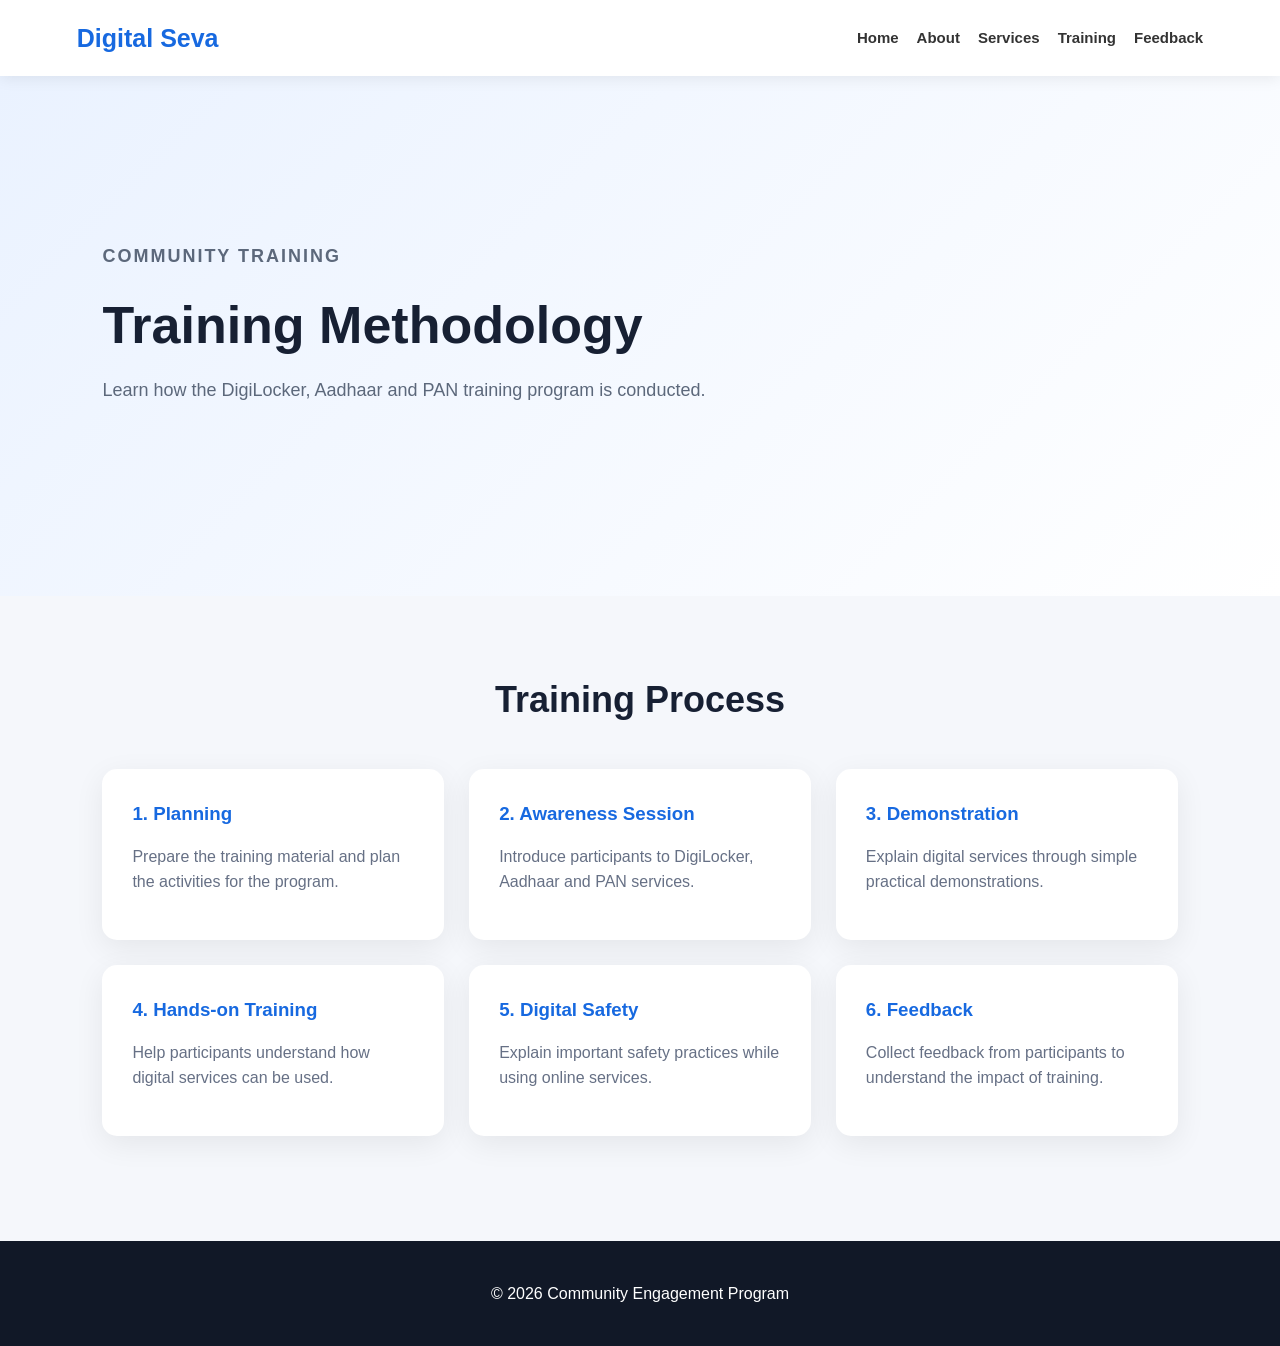
<file: training.html>
<!DOCTYPE html>
<html>

<head>

    <title>Training | Digital Seva</title>

    <link rel="stylesheet" href="style.css">
</head>

<body>

<header>

    <h2 class="logo">Digital Seva</h2>

    <nav>

        <a href="index.html">Home</a>

        <a href="about.html">About</a>

        <a href="services.html">Services</a>

        <a href="training.html">Training</a>

        <a href="#">Feedback</a>

    </nav>

</header>


<section class="hero">

    <p class="small-title">
        COMMUNITY TRAINING
    </p>

    <h1>Training Methodology</h1>

    <p>
        Learn how the DigiLocker, Aadhaar and PAN
        training program is conducted.
    </p>

</section>


<section class="services">

    <h2>Training Process</h2>

    <div class="cards">


        <div class="card">

            <h3>1. Planning</h3>

            <p>
                Prepare the training material and
                plan the activities for the program.
            </p>

        </div>


        <div class="card">

            <h3>2. Awareness Session</h3>

            <p>
                Introduce participants to DigiLocker,
                Aadhaar and PAN services.
            </p>

        </div>


        <div class="card">

            <h3>3. Demonstration</h3>

            <p>
                Explain digital services through
                simple practical demonstrations.
            </p>

        </div>


        <div class="card">

            <h3>4. Hands-on Training</h3>

            <p>
                Help participants understand how
                digital services can be used.
            </p>

        </div>


        <div class="card">

            <h3>5. Digital Safety</h3>

            <p>
                Explain important safety practices
                while using online services.
            </p>

        </div>


        <div class="card">

            <h3>6. Feedback</h3>

            <p>
                Collect feedback from participants
                to understand the impact of training.
            </p>

        </div>


    </div>

</section>


<footer>

    <p>
        © 2026 Community Engagement Program
    </p>

</footer>

</body>

</html>
</file>
<file: style.css>
* {
    margin: 0;
    padding: 0;
    box-sizing: border-box;
}

html {
    scroll-behavior: smooth;
}

body {
    font-family: Arial, Helvetica, sans-serif;
    background: #f5f7fb;
    color: #172033;
    line-height: 1.6;
}


/* =========================
   HEADER
========================= */

header {
    background: white;
    padding: 18px 6%;
    display: flex;
    justify-content: space-between;
    align-items: center;
    position: sticky;
    top: 0;
    z-index: 1000;
    box-shadow: 0 2px 15px rgba(0, 0, 0, 0.08);
}

.logo {
    color: #1769e0;
    font-size: 25px;
    font-weight: bold;
}

nav {
    display: flex;
    flex-wrap: wrap;
    gap: 18px;
}

nav a {
    color: #333;
    text-decoration: none;
    font-size: 15px;
    font-weight: 600;
}

nav a:hover {
    color: #1769e0;
}


/* =========================
   HERO
========================= */

.hero {
    min-height: 520px;
    padding: 90px 8%;
    display: flex;
    flex-direction: column;
    justify-content: center;
    background: linear-gradient(
        135deg,
        #eaf2ff,
        #ffffff
    );
}

.small-title {
    color: #1769e0;
    font-weight: bold;
    letter-spacing: 2px;
    margin-bottom: 15px;
}

.hero h1 {
    max-width: 850px;
    font-size: 52px;
    line-height: 1.15;
    margin-bottom: 20px;
}

.hero p {
    max-width: 750px;
    color: #5c687b;
    font-size: 18px;
    margin-bottom: 25px;
}


/* =========================
   BUTTON
========================= */

.btn {
    display: inline-block;
    width: fit-content;
    padding: 13px 25px;
    background: #1769e0;
    color: white;
    text-decoration: none;
    border: none;
    border-radius: 8px;
    font-weight: bold;
    cursor: pointer;
}

.btn:hover {
    background: #0d4fb8;
    transform: translateY(-2px);
}


/* =========================
   SERVICES
========================= */

.services {
    padding: 75px 8%;
}

.services > h2 {
    text-align: center;
    font-size: 36px;
    margin-bottom: 40px;
}

.cards {
    max-width: 1200px;
    margin: auto;
    display: grid;
    grid-template-columns: repeat(3, 1fr);
    gap: 25px;
}

.card {
    background: white;
    padding: 30px;
    border-radius: 15px;
    box-shadow: 0 8px 30px rgba(0, 0, 0, 0.07);
    transition: 0.3s;
}

.card:hover {
    transform: translateY(-6px);
}

.card h3 {
    margin-bottom: 15px;
    color: #1769e0;
}

.card p {
    color: #667085;
    margin-bottom: 15px;
}

.card a {
    color: #1769e0;
    text-decoration: none;
    font-weight: bold;
}


/* =========================
   FORM
========================= */

form {
    width: 100%;
}

input,
select,
textarea {
    width: 100%;
    padding: 12px 14px;
    border: 1px solid #d4d9e2;
    border-radius: 8px;
    font-size: 15px;
    background: white;
}

input:focus,
select:focus,
textarea:focus {
    outline: none;
    border-color: #1769e0;
}

input[type="radio"] {
    width: auto;
    margin-right: 6px;
}


/* =========================
   FOOTER
========================= */

footer {
    background: #111827;
    color: white;
    text-align: center;
    padding: 40px 20px;
    margin-top: 30px;
}

footer h3 {
    margin-bottom: 10px;
}


/* =========================
   MOBILE
========================= */

@media (max-width: 900px) {

    header {
        flex-direction: column;
        gap: 15px;
    }

    nav {
        justify-content: center;
        gap: 12px;
    }

    .hero h1 {
        font-size: 40px;
    }

    .cards {
        grid-template-columns: 1fr;
    }

}


@media (max-width: 600px) {

    .hero {
        padding: 60px 6%;
        min-height: 450px;
    }

    .hero h1 {
        font-size: 32px;
    }

    .hero p {
        font-size: 16px;
    }

    .services {
        padding: 50px 6%;
    }

    .services > h2 {
        font-size: 28px;
    }

    nav a {
        font-size: 13px;
    }

}
</file>
